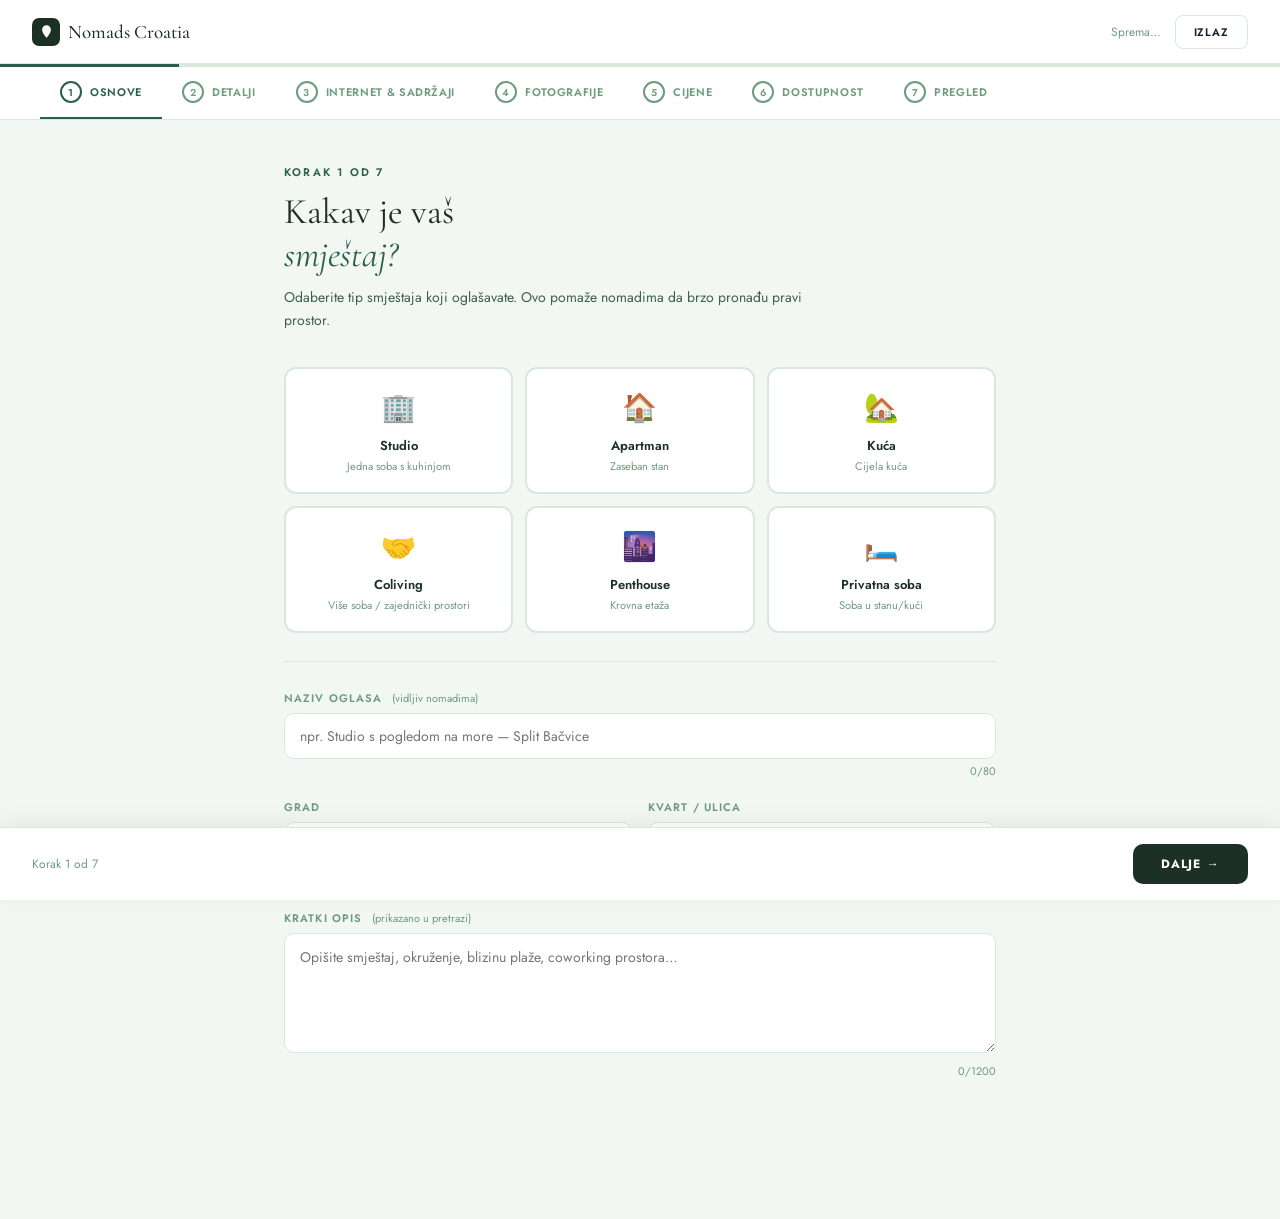
<file: dodaj-oglas.html>
<!DOCTYPE html>
<html lang="hr">
<head>
<meta charset="UTF-8">
<meta name="viewport" content="width=device-width, initial-scale=1.0">
<title>Dodaj smještaj — Nomads Croatia</title>
<link rel="preconnect" href="https://fonts.googleapis.com">
<link href="https://fonts.googleapis.com/css2?family=Cormorant+Garamond:ital,wght@0,300;0,400;0,500;0,600;1,300;1,400&family=Jost:wght@200;300;400;500;600&display=swap" rel="stylesheet">
<style>
*,*::before,*::after{margin:0;padding:0;box-sizing:border-box;}
:root{--navy:#1C3026;--teal:#2A6049;--teal2:#357A5C;--teal-pale:#DFF0E8;--accent:#F59E0B;--cream:#F3F7F4;--border:#D8E8DD;--text:#0D1E28;--muted:#6D9B7E;--light:#3E5F4C;--green:#16A34A;--gp:#DCFCE7;--red:#EF4444;--rp:#FEF2F2;}
html,body{min-height:100%;font-family:'Jost',sans-serif;background:var(--cream);color:var(--text);-webkit-font-smoothing:antialiased;}
button,input,textarea,select{font-family:'Jost',sans-serif;}a{text-decoration:none;color:inherit;}
/* NAV */
.nav{position:sticky;top:0;z-index:100;height:64px;background:#fff;border-bottom:1px solid var(--border);display:flex;align-items:center;justify-content:space-between;padding:0 32px;}
.nav-logo{font-family:'Cormorant Garamond',serif;font-size:19px;font-weight:500;color:var(--navy);display:flex;align-items:center;gap:8px;}
.nav-logo-icon{width:28px;height:28px;background:var(--navy);border-radius:7px;display:flex;align-items:center;justify-content:center;}
.nav-logo-icon svg{width:15px;height:15px;fill:#fff;}
.nav-right{display:flex;align-items:center;gap:14px;}
.nav-save{font-size:12px;color:var(--muted);}
.nav-exit{padding:8px 18px;border-radius:8px;font-size:11px;font-weight:600;letter-spacing:0.08em;text-transform:uppercase;background:none;border:1.5px solid var(--border);color:var(--text);cursor:pointer;transition:all 0.2s;}
.nav-exit:hover{border-color:var(--navy);color:var(--navy);}
/* PROGRESS */
.progress-bar{height:3px;background:var(--border);}
.progress-fill{height:100%;background:var(--teal);transition:width 0.4s ease;}
/* STEP INDICATORS */
.steps-nav{background:#fff;border-bottom:1px solid var(--border);padding:0 40px;display:flex;overflow-x:auto;}
.step-indicator{display:flex;align-items:center;gap:8px;padding:14px 20px;font-size:11px;font-weight:600;letter-spacing:0.06em;text-transform:uppercase;color:var(--muted);border-bottom:2px solid transparent;cursor:pointer;white-space:nowrap;transition:all 0.2s;}
.step-indicator.done{color:var(--green);}
.step-indicator.active{color:var(--teal);border-bottom-color:var(--teal);}
.step-num{width:22px;height:22px;border-radius:50%;border:2px solid currentColor;display:flex;align-items:center;justify-content:center;font-size:10px;flex-shrink:0;}
.step-indicator.done .step-num{background:var(--green);border-color:var(--green);color:#fff;}
/* WIZARD */
.wizard{max-width:760px;margin:0 auto;padding:44px 24px 120px;}
.step-eyebrow{font-size:11px;font-weight:600;letter-spacing:0.2em;text-transform:uppercase;color:var(--teal);margin-bottom:10px;}
.step-title{font-family:'Cormorant Garamond',serif;font-size:36px;font-weight:400;color:var(--navy);line-height:1.2;margin-bottom:10px;}
.step-title em{font-style:italic;color:var(--teal);}
.step-sub{font-size:14px;color:var(--light);line-height:1.6;margin-bottom:36px;max-width:520px;}
.step-divider{height:1px;background:var(--border);margin:28px 0;}
/* FIELDS */
.field{margin-bottom:20px;}
.field-row{display:grid;grid-template-columns:1fr 1fr;gap:16px;margin-bottom:20px;}
.field-row-3{display:grid;grid-template-columns:1fr 1fr 1fr;gap:14px;margin-bottom:20px;}
label{display:block;font-size:11px;font-weight:600;letter-spacing:0.1em;text-transform:uppercase;color:var(--muted);margin-bottom:7px;}
.hint{font-size:11px;color:var(--muted);font-weight:400;letter-spacing:0;text-transform:none;margin-left:6px;}
input[type=text],input[type=number],input[type=email],input[type=url],textarea,select{width:100%;padding:12px 15px;border:1.5px solid var(--border);border-radius:10px;font-size:14px;color:var(--text);background:#fff;outline:none;transition:border 0.2s,box-shadow 0.2s;}
input:focus,textarea:focus,select:focus{border-color:var(--teal);box-shadow:0 0 0 3px rgba(42,96,73,0.08);}
textarea{resize:vertical;min-height:120px;line-height:1.6;}
.char-count{text-align:right;font-size:11px;color:var(--muted);margin-top:4px;}
/* TYPE CARDS */
.type-grid{display:grid;grid-template-columns:repeat(3,1fr);gap:12px;margin-bottom:8px;}
.type-card{border:2px solid var(--border);border-radius:12px;padding:18px 14px;text-align:center;cursor:pointer;transition:all 0.2s;background:#fff;}
.type-card:hover{border-color:var(--teal-pale);}
.type-card.selected{border-color:var(--teal);background:var(--teal-pale);}
.type-card-icon{font-size:28px;margin-bottom:8px;}
.type-card-label{font-size:13px;font-weight:600;color:var(--navy);}
.type-card-sub{font-size:11px;color:var(--muted);margin-top:3px;}
/* STEPPER */
.stepper{display:flex;align-items:center;gap:0;background:#fff;border:1.5px solid var(--border);border-radius:10px;overflow:hidden;width:fit-content;}
.stepper-btn{width:42px;height:42px;border:none;background:none;font-size:20px;color:var(--navy);cursor:pointer;transition:background 0.15s;display:flex;align-items:center;justify-content:center;}
.stepper-btn:hover{background:var(--cream);}
.stepper-btn:disabled{color:var(--muted);cursor:not-allowed;}
.stepper-val{min-width:48px;text-align:center;font-size:15px;font-weight:500;border-left:1.5px solid var(--border);border-right:1.5px solid var(--border);padding:0 8px;height:42px;display:flex;align-items:center;justify-content:center;}
.stepper-row{display:flex;align-items:center;justify-content:space-between;padding:16px 0;border-bottom:1px solid var(--border);}
.stepper-row:last-child{border-bottom:none;}
.stepper-label{font-size:14px;font-weight:500;}
.stepper-sub{font-size:12px;color:var(--muted);margin-top:2px;}
/* AMENITIES */
.am-grid{display:grid;grid-template-columns:repeat(3,1fr);gap:10px;}
.am-item{display:flex;align-items:center;gap:10px;padding:12px 14px;border:1.5px solid var(--border);border-radius:10px;cursor:pointer;transition:all 0.15s;user-select:none;background:#fff;}
.am-item:hover{border-color:var(--teal);background:#F4FAF6;}
.am-item.on{border-color:var(--teal);background:var(--teal-pale);}
.am-icon{font-size:19px;flex-shrink:0;width:26px;text-align:center;}
.am-label{font-size:12px;font-weight:500;color:var(--text);}
.am-item.on .am-label{color:var(--teal);}
/* WIFI SPEED SELECTOR */
.wifi-selector{background:#fff;border:1.5px solid var(--border);border-radius:12px;padding:20px;margin-bottom:20px;}
.wifi-sel-title{font-size:13px;font-weight:600;color:var(--navy);margin-bottom:14px;}
.wifi-tiers{display:grid;grid-template-columns:repeat(3,1fr);gap:10px;}
.wifi-tier{border:2px solid var(--border);border-radius:10px;padding:14px;text-align:center;cursor:pointer;transition:all 0.2s;background:#fff;}
.wifi-tier:hover{border-color:var(--border);}
.wifi-tier.selected.fast{border-color:#16A34A;background:#DCFCE7;}
.wifi-tier.selected.mid{border-color:#D97706;background:#FEF3C7;}
.wifi-tier.selected.slow{border-color:#EF4444;background:#FEF2F2;}
.wifi-tier-emoji{font-size:24px;margin-bottom:6px;}
.wifi-tier-mbps{font-size:13px;font-weight:700;color:var(--navy);}
.wifi-tier-desc{font-size:11px;color:var(--muted);margin-top:3px;}
/* IMAGE UPLOAD */
.dropzone{border:2px dashed var(--border);border-radius:14px;padding:40px 24px;text-align:center;cursor:pointer;transition:all 0.2s;background:#F8FBF9;position:relative;}
.dropzone:hover,.dropzone.drag{border-color:var(--teal);background:#EEF8F2;}
.dropzone input{display:none;}
.dz-icon{margin:0 auto 14px;width:52px;height:52px;background:var(--cream);border-radius:50%;display:flex;align-items:center;justify-content:center;font-size:24px;}
.dz-title{font-size:15px;font-weight:600;color:var(--navy);margin-bottom:5px;}
.dz-sub{font-size:12px;color:var(--muted);line-height:1.6;}
.dz-sub strong{color:var(--teal);}
.img-grid{display:grid;grid-template-columns:repeat(4,1fr);gap:10px;margin-top:16px;}
.img-card{position:relative;border-radius:10px;overflow:hidden;aspect-ratio:4/3;background:var(--border);}
.img-card img{width:100%;height:100%;object-fit:cover;}
.img-del{position:absolute;top:6px;right:6px;width:24px;height:24px;border-radius:50%;background:rgba(0,0,0,0.65);border:none;color:#fff;font-size:14px;display:flex;align-items:center;justify-content:center;cursor:pointer;line-height:1;transition:background 0.15s;}
.img-del:hover{background:var(--red);}
.img-badge{position:absolute;bottom:6px;left:6px;background:var(--accent);color:#fff;font-size:9px;font-weight:700;padding:2px 7px;border-radius:4px;}
.img-hint{margin-top:12px;padding:12px 14px;background:var(--cream);border-radius:8px;font-size:12px;color:var(--light);line-height:1.6;}
/* PRICING */
.pricing-tabs{display:flex;gap:6px;margin-bottom:16px;}
.ptab{padding:8px 16px;border:1.5px solid var(--border);border-radius:8px;font-size:12px;font-weight:600;letter-spacing:0.06em;text-transform:uppercase;background:#fff;color:var(--muted);cursor:pointer;transition:all 0.15s;}
.ptab.on{background:var(--navy);color:#fff;border-color:var(--navy);}
.price-input-wrap{position:relative;display:flex;align-items:center;}
.price-input-wrap .currency{position:absolute;left:14px;font-size:16px;color:var(--muted);font-weight:500;}
.price-input-wrap input{padding-left:32px;}
.price-input-wrap .unit{position:absolute;right:14px;font-size:13px;color:var(--muted);}
/* COLIVING */
.room-builder{background:#fff;border:1.5px solid var(--border);border-radius:12px;padding:18px;margin-bottom:14px;}
.room-builder-hdr{display:flex;align-items:center;justify-content:space-between;margin-bottom:14px;}
.room-builder-title{font-size:14px;font-weight:600;color:var(--navy);}
.room-fields{display:grid;gap:12px;}
.room-tag{display:inline-flex;align-items:center;gap:6px;padding:6px 12px;background:var(--teal-pale);border-radius:8px;font-size:12px;color:var(--teal);font-weight:600;}
/* CALENDAR */
.avail-wrap{background:#fff;border:1.5px solid var(--border);border-radius:12px;overflow:hidden;}
.avail-hdr{padding:14px 18px;border-bottom:1px solid var(--border);display:flex;align-items:center;justify-content:space-between;}
.avail-month{font-size:15px;font-weight:600;color:var(--navy);}
.avail-nav{display:flex;gap:8px;}
.avail-nav button{width:30px;height:30px;border-radius:7px;border:1.5px solid var(--border);background:#fff;cursor:pointer;font-size:15px;color:var(--navy);display:flex;align-items:center;justify-content:center;}
.avail-nav button:hover{border-color:var(--teal);}
.avail-grid-wrap{padding:12px 14px;}
.avail-days-hdr{display:grid;grid-template-columns:repeat(7,1fr);margin-bottom:6px;text-align:center;}
.avail-day-lbl{font-size:9px;font-weight:700;letter-spacing:0.1em;text-transform:uppercase;color:var(--muted);}
.avail-days{display:grid;grid-template-columns:repeat(7,1fr);gap:3px;}
.avail-day{aspect-ratio:1;border-radius:7px;display:flex;align-items:center;justify-content:center;font-size:12px;font-weight:500;cursor:pointer;transition:all 0.12s;border:1.5px solid transparent;}
.avail-day.empty{cursor:default;}
.avail-day.past{opacity:0.3;cursor:not-allowed;}
.avail-day.blocked{background:#FEE2E2;color:#B91C1C;}
.avail-day.open:hover{background:var(--teal-pale);border-color:var(--teal);}
.avail-day.today{border-color:var(--accent);}
/* BOTTOM BAR */
.bottom-bar{position:fixed;bottom:0;left:0;right:0;background:#fff;border-top:1px solid var(--border);padding:16px 32px;display:flex;align-items:center;justify-content:space-between;z-index:100;box-shadow:0 -4px 20px rgba(28,48,38,0.07);}
.bb-left{font-size:12px;color:var(--muted);}
.bb-right{display:flex;gap:10px;}
.bb-back{padding:11px 22px;border:1.5px solid var(--border);border-radius:10px;background:#fff;color:var(--text);font-size:12px;font-weight:600;letter-spacing:0.08em;text-transform:uppercase;cursor:pointer;transition:all 0.2s;}
.bb-back:hover{border-color:var(--teal);color:var(--teal);}
.bb-next{padding:11px 28px;background:var(--navy);border:none;border-radius:10px;color:#fff;font-size:12px;font-weight:700;letter-spacing:0.1em;text-transform:uppercase;cursor:pointer;transition:background 0.2s;}
.bb-next:hover{background:var(--teal);}

/* REVIEW STEP */
.review-grid{display:grid;grid-template-columns:1fr 1fr;gap:16px;}
.review-block{background:#fff;border-radius:12px;border:1px solid var(--border);padding:18px;}
.review-block-title{font-size:11px;font-weight:700;letter-spacing:0.15em;text-transform:uppercase;color:var(--muted);margin-bottom:12px;}
.review-row{display:flex;justify-content:space-between;align-items:center;padding:7px 0;border-bottom:1px solid var(--border);font-size:13px;}
.review-row:last-child{border-bottom:none;}
.review-key{color:var(--light);}
.review-val{font-weight:600;color:var(--navy);}

.step-page{display:none;}.step-page.active{display:block;}
@media(max-width:600px){
  .wizard{padding:28px 16px 100px;}
  .nav{padding:0 16px;}
  .type-grid{grid-template-columns:1fr 1fr;}
  .am-grid{grid-template-columns:1fr 1fr;}
  .wifi-tiers{grid-template-columns:1fr;}
  .field-row,.field-row-3{grid-template-columns:1fr;}
  .img-grid{grid-template-columns:repeat(3,1fr);}
  .review-grid{grid-template-columns:1fr;}
  .steps-nav{padding:0 16px;}
}
</style>
</head>
<body>

<!-- NAV -->
<nav class="nav">
  <a href="index.html" class="nav-logo">
    <div class="nav-logo-icon"><svg viewBox="0 0 24 24"><path d="M12 2C8.13 2 5 5.13 5 9c0 5.25 7 13 7 13s7-7.75 7-13c0-3.87-3.13-7-7-7z"/></svg></div>
    Nomads Croatia
  </a>
  <div class="nav-right">
    <span class="nav-save" id="autosaveStatus">Nespremljeno</span>
    <button class="nav-exit" onclick="if(confirm('Napustiti wizard?')) window.location.href='owner-dashboard.html'">Izlaz</button>
  </div>
</nav>

<!-- PROGRESS -->
<div class="progress-bar"><div class="progress-fill" id="progressFill" style="width:16.6%"></div></div>

<!-- STEP INDICATORS -->
<div class="steps-nav">
  <div class="step-indicator active" id="si0" onclick="goToStep(0)"><div class="step-num">1</div>Osnove</div>
  <div class="step-indicator" id="si1" onclick="goToStep(1)"><div class="step-num">2</div>Detalji</div>
  <div class="step-indicator" id="si2" onclick="goToStep(2)"><div class="step-num">3</div>Internet & sadržaji</div>
  <div class="step-indicator" id="si3" onclick="goToStep(3)"><div class="step-num">4</div>Fotografije</div>
  <div class="step-indicator" id="si4" onclick="goToStep(4)"><div class="step-num">5</div>Cijene</div>
  <div class="step-indicator" id="si5" onclick="goToStep(5)"><div class="step-num">6</div>Dostupnost</div>
  <div class="step-indicator" id="si6" onclick="goToStep(6)"><div class="step-num">7</div>Pregled</div>
</div>

<!-- WIZARD CONTENT -->
<div class="wizard">

  <!-- STEP 1: OSNOVE -->
  <div class="step-page active" id="step0">
    <div class="step-eyebrow">Korak 1 od 7</div>
    <h1 class="step-title">Kakav je vaš<br><em>smještaj?</em></h1>
    <p class="step-sub">Odaberite tip smještaja koji oglašavate. Ovo pomaže nomadima da brzo pronađu pravi prostor.</p>
    <div class="type-grid" id="typeGrid"></div>
    <div class="step-divider"></div>
    <div class="field">
      <label>Naziv oglasa <span class="hint">(vidljiv nomadima)</span></label>
      <input type="text" id="fTitle" placeholder="npr. Studio s pogledom na more — Split Bačvice" maxlength="80" oninput="updateChar('fTitle','titleChar',80)">
      <div class="char-count"><span id="titleChar">0</span>/80</div>
    </div>
    <div class="field-row">
      <div class="field">
        <label>Grad</label>
        <select id="fCity">
          <option value="">Odaberite grad</option>
          <option>Split</option><option>Dubrovnik</option><option>Zagreb</option><option>Rovinj</option>
          <option>Zadar</option><option>Šibenik</option><option>Pula</option><option>Hvar</option>
          <option>Trogir</option><option>Makarska</option><option>Rijeka</option><option>Opatija</option>
          <option>Brač</option><option>Vis</option><option>Korčula</option><option>Bol</option>
          <option>Poreč</option><option>Umag</option>
        </select>
      </div>
      <div class="field">
        <label>Kvart / ulica</label>
        <input type="text" id="fArea" placeholder="npr. Bačvice, Stari grad, Centar…">
      </div>
    </div>
    <div class="field">
      <label>Kratki opis <span class="hint">(prikazano u pretrazi)</span></label>
      <textarea id="fDesc" placeholder="Opišite smještaj, okruženje, blizinu plaže, coworking prostora…" maxlength="1200" oninput="updateChar('fDesc','descChar',1200)"></textarea>
      <div class="char-count"><span id="descChar">0</span>/1200</div>
    </div>
  </div>

  <!-- STEP 2: DETALJI -->
  <div class="step-page" id="step1">
    <div class="step-eyebrow">Korak 2 od 7</div>
    <h1 class="step-title">Prostori &<br><em>kapacitet</em></h1>
    <p class="step-sub">Koliko prostora i mjesta za spavanje ima vaš smještaj?</p>
    <div id="roomsContainer">
      <div class="stepper-row"><div><div class="stepper-label">Spavaće sobe</div><div class="stepper-sub">Broj zasebnih soba za spavanje</div></div><div class="stepper"><button class="stepper-btn" onclick="adj('beds',-1)" id="bedsM">−</button><div class="stepper-val" id="bedsVal">1</div><button class="stepper-btn" onclick="adj('beds',1)">+</button></div></div>
      <div class="stepper-row"><div><div class="stepper-label">Kupaone</div><div class="stepper-sub">Privatne i dijeljene</div></div><div class="stepper"><button class="stepper-btn" onclick="adj('bath',-1)" id="bathM">−</button><div class="stepper-val" id="bathVal">1</div><button class="stepper-btn" onclick="adj('bath',1)">+</button></div></div>
      <div class="stepper-row"><div><div class="stepper-label">Maksimalno gostiju</div><div class="stepper-sub">Istovremeno u smještaju</div></div><div class="stepper"><button class="stepper-btn" onclick="adj('guests',-1)" id="guestsM">−</button><div class="stepper-val" id="guestsVal">1</div><button class="stepper-btn" onclick="adj('guests',1)">+</button></div></div>
      <div class="stepper-row"><div><div class="stepper-label">Radna mjesta</div><div class="stepper-sub">Stolovi za rad s laptopom</div></div><div class="stepper"><button class="stepper-btn" onclick="adj('desks',-1)" id="desksM">−</button><div class="stepper-val" id="desksVal">1</div><button class="stepper-btn" onclick="adj('desks',1)">+</button></div></div>
    </div>
    <!-- COLIVING ROOMS -->
    <div id="colivingRooms" style="display:none;">
      <div class="step-divider"></div>
      <div class="step-eyebrow">Coliving — Sobe</div>
      <h3 style="font-family:'Cormorant Garamond',serif;font-size:22px;color:var(--navy);margin-bottom:10px;">Dodaj svaku sobu posebno</h3>
      <p style="font-size:13px;color:var(--light);line-height:1.6;margin-bottom:20px;">Za coliving prostor svaka soba ima vlastitu cijenu, fotografije i opis.</p>
      <div id="roomsList"></div>
      <button class="bb-next" style="background:var(--teal);margin-top:4px;" onclick="addRoom()">+ Dodaj sobu</button>
    </div>
    <div class="step-divider"></div>
    <div class="field">
      <label>Minimalni boravak</label>
      <select id="fMinStay">
        <option value="1w">1 tjedan</option>
        <option value="2w">2 tjedna</option>
        <option value="1m" selected>1 mjesec</option>
        <option value="3m">3 mjeseca</option>
      </select>
    </div>
    <div class="field">
      <label>Maksimalni boravak</label>
      <select id="fMaxStay">
        <option value="none">Bez ograničenja</option>
        <option value="3m">3 mjeseca</option>
        <option value="6m">6 mjeseci</option>
        <option value="1y">1 godina</option>
      </select>
    </div>
  </div>

  <!-- STEP 3: INTERNET & SADRŽAJI -->
  <div class="step-page" id="step2">
    <div class="step-eyebrow">Korak 3 od 7</div>
    <h1 class="step-title"><em>WiFi</em> i sadržaji</h1>
    <p class="step-sub">Internet brzina je prioritet #1 za digitalne nomade. Unesite stvarnu izmjerenu brzinu vašeg interneta.</p>
    <div class="wifi-selector">
      <div class="wifi-sel-title">🌐 Internet brzina (izmjerena na speedtest.net)</div>
      <div class="wifi-tiers">
        <div class="wifi-tier fast" id="wt-fast" onclick="selectWifiTier('fast',150)">
          <div class="wifi-tier-emoji">⚡</div>
          <div class="wifi-tier-mbps">100+ Mbps</div>
          <div class="wifi-tier-desc">Optički / Super brz</div>
        </div>
        <div class="wifi-tier mid" id="wt-mid" onclick="selectWifiTier('mid',50)">
          <div class="wifi-tier-emoji">📶</div>
          <div class="wifi-tier-mbps">30–100 Mbps</div>
          <div class="wifi-tier-desc">Standardni / Solidan</div>
        </div>
        <div class="wifi-tier slow" id="wt-slow" onclick="selectWifiTier('slow',15)">
          <div class="wifi-tier-emoji">⚠️</div>
          <div class="wifi-tier-mbps">&lt; 30 Mbps</div>
          <div class="wifi-tier-desc">Bazičan</div>
        </div>
      </div>
    </div>
    <div class="field-row">
      <div class="field">
        <label>Download brzina <span class="hint">(Mbps)</span></label>
        <input type="number" id="fWifiDown" placeholder="npr. 150" min="1" max="10000">
      </div>
      <div class="field">
        <label>Upload brzina <span class="hint">(Mbps)</span></label>
        <input type="number" id="fWifiUp" placeholder="npr. 80" min="1" max="10000">
      </div>
    </div>
    <div class="field-row">
      <div class="field">
        <label>Pružatelj interneta</label>
        <select id="fIsp">
          <option value="">Odaberite</option>
          <option>A1 Hrvatska</option><option>HT / T-Com</option><option>Optimus</option>
          <option>Iskon</option><option>B.net</option><option>Ostalo</option>
        </select>
      </div>
      <div class="field">
        <label>Tip veze</label>
        <select id="fIspType">
          <option>Optički kabel (FTTH)</option>
          <option>Kabelski (DOCSIS)</option>
          <option>DSL/ADSL</option>
          <option>4G/5G backup</option>
        </select>
      </div>
    </div>
    <div class="step-divider"></div>
    <div class="step-eyebrow">Sadržaji</div>
    <h3 style="font-family:'Cormorant Garamond',serif;font-size:22px;color:var(--navy);margin-bottom:12px;">Što je uključeno?</h3>
    <div class="am-grid" id="amenitiesGrid"></div>
  </div>

  <!-- STEP 4: FOTOGRAFIJE -->
  <div class="step-page" id="step3">
    <div class="step-eyebrow">Korak 4 od 7</div>
    <h1 class="step-title">Fotografije<br><em>smještaja</em></h1>
    <p class="step-sub">Kvalitetne fotografije povećavaju broj upita za 3×. Dodajte min. 5 fotografija, počevši s glavnom slikom.</p>
    <div class="dropzone" id="mainDropzone" onclick="document.getElementById('mainFiles').click()" ondragover="ev.preventDefault();this.classList.add('drag')" ondragleave="this.classList.remove('drag')" ondrop="handleDrop(event,'main')">
      <input type="file" id="mainFiles" multiple accept="image/*" onchange="handleFiles(this.files,'main')">
      <div class="dz-icon">📸</div>
      <div class="dz-title">Kliknite ili povucite fotografije</div>
      <div class="dz-sub">JPG, PNG, WEBP · Max 20MB po slici · <strong>Preporučeno 1920×1080+</strong></div>
    </div>
    <div class="img-grid" id="mainImgGrid"></div>
    <div class="img-hint">💡 Prva fotografija postaje naslovnica oglasa. Prevucite fotografije da promijenite redoslijed. Preporučujemo: dnevni boravak, spavaća soba, radni stol/laptop setup, pogled, kuhinja, kupaonica.</div>
    <!-- COLIVING ROOM PHOTOS -->
    <div id="roomPhotosSection" style="display:none;">
      <div class="step-divider"></div>
      <div class="step-eyebrow">Fotografije po sobama</div>
      <h3 style="font-family:'Cormorant Garamond',serif;font-size:22px;color:var(--navy);margin-bottom:12px;">Dodajte slike svake sobe posebno</h3>
      <div id="roomPhotosList"></div>
    </div>
  </div>

  <!-- STEP 5: CIJENE -->
  <div class="step-page" id="step4">
    <div class="step-eyebrow">Korak 5 od 7</div>
    <h1 class="step-title">Cijene &<br><em>uvjeti najma</em></h1>
    <p class="step-sub">Postavite tjednu i/ili miesečnu cijenu. Nomadi traže oba modela — ponudite oba za više upita.</p>
    <div class="pricing-tabs">
      <button class="ptab on" id="pt-weekly" onclick="switchPricingTab('weekly',this)">Tjedna cijena</button>
      <button class="ptab" id="pt-monthly" onclick="switchPricingTab('monthly',this)">Miesečna cijena</button>
      <button class="ptab" id="pt-both" onclick="switchPricingTab('both',this)">Oboje</button>
    </div>
    <div id="pricingWeekly">
      <div class="field">
        <label>Cijena po tjednu</label>
        <div class="price-input-wrap"><span class="currency">€</span><input type="number" id="fWeekPrice" placeholder="0" min="50" max="9999"><span class="unit">/ tjedan</span></div>
      </div>
    </div>
    <div id="pricingMonthly">
      <div class="field">
        <label>Cijena po mjesecu</label>
        <div class="price-input-wrap"><span class="currency">€</span><input type="number" id="fMonthPrice" placeholder="0" min="100" max="99999"><span class="unit">/ miesec</span></div>
      </div>
    </div>
    <div class="step-divider"></div>
    <div style="background:var(--teal-pale);border-radius:12px;padding:16px 20px;margin-bottom:20px;">
      <div style="font-size:12px;font-weight:700;color:var(--teal);margin-bottom:6px;">💡 Savjet za cijene</div>
      <div style="font-size:13px;color:var(--light);line-height:1.6;">Cijena za 1 miesec bi trebala biti ≈ 3× tjedna cijena kako bi nomadi imali motiv za duži boravak. Npr. €280/tjed → €840/mj.</div>
    </div>
    <div class="field">
      <label>Što je uključeno u cijenu</label>
      <div class="am-grid" id="includedGrid" style="margin-top:0;"></div>
    </div>
    <div class="field-row" style="margin-top:20px;">
      <div class="field">
        <label>Kaucija (opcija)</label>
        <div class="price-input-wrap"><span class="currency">€</span><input type="number" id="fDeposit" placeholder="0"></div>
      </div>
      <div class="field">
        <label>Naknada za čišćenje (opcija)</label>
        <div class="price-input-wrap"><span class="currency">€</span><input type="number" id="fCleaning" placeholder="0"></div>
      </div>
    </div>
    <!-- COLIVING ROOM PRICING -->
    <div id="colivingPricing" style="display:none;">
      <div class="step-divider"></div>
      <div class="step-eyebrow">Cijene po sobama</div>
      <div id="roomPriceList"></div>
    </div>
  </div>

  <!-- STEP 6: DOSTUPNOST -->
  <div class="step-page" id="step5">
    <div class="step-eyebrow">Korak 6 od 7</div>
    <h1 class="step-title">Kalendar<br><em>dostupnosti</em></h1>
    <p class="step-sub">Označite zauzete dane. Slobodni dani bit će vidljivi nomadima u pretrazi. Možete ažurirati u svakom trenutku.</p>
    <div class="avail-wrap" id="availCalWrap">
      <div class="avail-hdr">
        <div class="avail-month" id="availMonthLabel"></div>
        <div class="avail-nav">
          <button onclick="availNav(-1)">&#8249;</button>
          <button onclick="availNav(1)">&#8250;</button>
        </div>
      </div>
      <div class="avail-grid-wrap">
        <div class="avail-days-hdr">
          <div class="avail-day-lbl">P</div><div class="avail-day-lbl">U</div><div class="avail-day-lbl">S</div>
          <div class="avail-day-lbl">Č</div><div class="avail-day-lbl">P</div><div class="avail-day-lbl">S</div><div class="avail-day-lbl">N</div>
        </div>
        <div class="avail-days" id="availDays"></div>
      </div>
      <div style="padding:0 14px 14px;font-size:12px;color:var(--muted);">Kliknite dan za blokiranje/oslobađanje. Crveno = zauzeto.</div>
    </div>
    <div style="display:flex;gap:10px;margin-top:14px;flex-wrap:wrap;">
      <button class="bb-back" onclick="blockedDays=[];renderAvailCal()">Očisti sve</button>
      <div style="padding:10px 16px;background:var(--gp);border:1px solid #BBF7D0;border-radius:9px;font-size:12px;color:var(--green);font-weight:600;">✓ Slobodni dani su automatski dostupni za upite</div>
    </div>
  </div>

  <!-- STEP 7: PREGLED -->
  <div class="step-page" id="step6">
    <div class="step-eyebrow">Korak 7 od 7</div>
    <h1 class="step-title">Pregled<br><em>i objava</em></h1>
    <p class="step-sub">Provjerite sve podatke prije slanja na verifikaciju. Nakon odobrenja admin tima, oglas postaje vidljiv nomadima.</p>
    <div class="review-grid" id="reviewGrid"></div>
    <div style="margin-top:24px;padding:18px 20px;background:var(--teal-pale);border-radius:12px;border:1px solid var(--teal-pale2);">
      <h4 style="font-size:14px;font-weight:600;color:var(--navy);margin-bottom:8px;">Što se događa po objavi?</h4>
      <ol style="font-size:13px;color:var(--light);line-height:1.9;padding-left:18px;">
        <li>Admin tim pregledava vaš oglas (obično unutar 24h)</li>
        <li>Nakon odobrenja, oglas je odmah vidljiv svim nomadima</li>
        <li>Primite email obavijest pri svakom upitu</li>
        <li>Komunicirate direktno s nomadima bez provizije</li>
      </ol>
    </div>
    <div style="margin-top:20px;">
      <label style="display:flex;align-items:flex-start;gap:10px;cursor:pointer;font-size:13px;color:var(--light);font-weight:400;letter-spacing:0;text-transform:none;">
        <input type="checkbox" id="termsCheck" style="width:16px;height:16px;margin-top:2px;accent-color:var(--teal);">
        Prihvaćam <a href="#" style="color:var(--teal);">uvjete korištenja</a> i potvrđujem da su svi podaci točni.
      </label>
    </div>
  </div>

</div>

<!-- BOTTOM BAR -->
<div class="bottom-bar">
  <div class="bb-left" id="bbStatus">Korak 1 od 7</div>
  <div class="bb-right">
    <button class="bb-back" id="bbBack" onclick="prevStep()" style="display:none;">← Nazad</button>
    <button class="bb-next" id="bbNext" onclick="nextStep()">Dalje →</button>
  </div>
</div>

<!-- SUCCESS OVERLAY -->
<div id="successOverlay" style="display:none;position:fixed;inset:0;background:rgba(28,48,38,0.95);z-index:1000;display:none;align-items:center;justify-content:center;">
  <div style="background:#fff;border-radius:20px;padding:52px;max-width:480px;text-align:center;">
    <div style="font-size:52px;margin-bottom:20px;">🎉</div>
    <h2 style="font-family:'Cormorant Garamond',serif;font-size:32px;color:var(--navy);margin-bottom:12px;">Oglas poslan!</h2>
    <p style="font-size:14px;color:var(--light);line-height:1.7;margin-bottom:28px;">Vaš oglas je poslan na verifikaciju. Admin tim će ga pregledati i odobriti unutar 24 sata. Obavijest ćete dobiti emailom.</p>
    <a href="owner-dashboard.html" style="display:inline-block;padding:13px 28px;background:var(--navy);color:#fff;border-radius:10px;font-size:12px;font-weight:700;letter-spacing:0.1em;text-transform:uppercase;">Na dashboard →</a>
  </div>
</div>

<script>
let currentStep = 0;
const totalSteps = 7;
let listingType = '';
let steppers = {beds:1,bath:1,guests:1,desks:1};
let blockedDays = [];
let availMonth = new Date().getMonth();
let availYear = new Date().getFullYear();
let rooms = [];
let mainImages = [];

// TYPE OPTIONS
const TYPES = [
  {id:'studio',icon:'🏢',label:'Studio',sub:'Jedna soba s kuhinjom'},
  {id:'apartman',icon:'🏠',label:'Apartman',sub:'Zaseban stan'},
  {id:'kuca',icon:'🏡',label:'Kuća',sub:'Cijela kuća'},
  {id:'coliving',icon:'🤝',label:'Coliving',sub:'Više soba / zajednički prostori'},
  {id:'penthouse',icon:'🌆',label:'Penthouse',sub:'Krovna etaža'},
  {id:'soba',icon:'🛏️',label:'Privatna soba',sub:'Soba u stanu/kući'},
];

// AMENITIES
const AMENITIES = [
  {i:'🖥️',l:'Radni stol'},{i:'🪑',l:'Ergonomska stolica'},{i:'📺',l:'Vanjski monitor'},
  {i:'🖨️',l:'Printer/Scanner'},{i:'❄️',l:'Klimatizacija'},{i:'🍳',l:'Kuhinja'},
  {i:'🧺',l:'Perilica rublja'},{i:'🚗',l:'Parking'},{i:'🏊',l:'Plaža blizu'},
  {i:'🏋️',l:'Fitness / Teretana'},{i:'☕',l:'Kava/čaj uključeni'},{i:'📦',l:'Primanje paketa'},
  {i:'🔒',l:'Sef'},{i:'📡',l:'4G backup'},{i:'🌿',l:'Terasa/Balkon'},
  {i:'🐶',l:'Pet friendly'},{i:'🛗',l:'Lift'},{i:'🔑',l:'Smart lock'},
];

const INCLUDED = [
  {i:'💡',l:'Struja i voda'},{i:'🌐',l:'Internet'},{i:'🧹',l:'Tjedno čišćenje'},
  {i:'📺',l:'Netflix/Streaming'},{i:'🛋️',l:'Posteljina i ručnici'},{i:'☕',l:'Kava i čaj'},
];

let selectedAmenities = new Set();
let selectedIncluded = new Set();
let wifiTier = '';

// INIT
document.addEventListener('DOMContentLoaded', () => {
  renderTypes();
  renderAmenities();
  renderIncluded();
  renderAvailCal();
  updateStep();
});

function renderTypes(){
  document.getElementById('typeGrid').innerHTML = TYPES.map(t=>`
    <div class="type-card ${listingType===t.id?'selected':''}" id="tc-${t.id}" onclick="selectType('${t.id}')">
      <div class="type-card-icon">${t.icon}</div>
      <div class="type-card-label">${t.label}</div>
      <div class="type-card-sub">${t.sub}</div>
    </div>`).join('');
}

function selectType(id){
  listingType=id;
  renderTypes();
  if(id==='coliving'){
    document.getElementById('colivingRooms').style.display='block';
    document.getElementById('roomPhotosSection').style.display='block';
    document.getElementById('colivingPricing').style.display='block';
    if(!rooms.length) addRoom();
  } else {
    document.getElementById('colivingRooms').style.display='none';
    document.getElementById('roomPhotosSection').style.display='none';
    document.getElementById('colivingPricing').style.display='none';
  }
}

function renderAmenities(){
  document.getElementById('amenitiesGrid').innerHTML = AMENITIES.map(a=>`
    <div class="am-item ${selectedAmenities.has(a.l)?'on':''}" onclick="toggleAm('${a.l}','amenitiesGrid','am')">
      <div class="am-icon">${a.i}</div>
      <div class="am-label">${a.l}</div>
    </div>`).join('');
}

function renderIncluded(){
  document.getElementById('includedGrid').innerHTML = INCLUDED.map(a=>`
    <div class="am-item ${selectedIncluded.has(a.l)?'on':''}" onclick="toggleIncluded('${a.l}')">
      <div class="am-icon">${a.i}</div>
      <div class="am-label">${a.l}</div>
    </div>`).join('');
}

function toggleAm(label,gridId,type){
  if(type==='am'){
    if(selectedAmenities.has(label)) selectedAmenities.delete(label);
    else selectedAmenities.add(label);
    renderAmenities();
  }
}
function toggleIncluded(label){
  if(selectedIncluded.has(label)) selectedIncluded.delete(label);
  else selectedIncluded.add(label);
  renderIncluded();
}

function selectWifiTier(tier, defaultMbps){
  wifiTier = tier;
  document.querySelectorAll('.wifi-tier').forEach(el=>{el.classList.remove('selected');});
  document.getElementById('wt-'+tier).classList.add('selected');
  if(!document.getElementById('fWifiDown').value) document.getElementById('fWifiDown').value = defaultMbps;
}

// STEPPERS
function adj(field, delta){
  steppers[field] = Math.max(field==='beds'?0:1, steppers[field]+delta);
  document.getElementById(field+'Val').textContent = steppers[field];
  if(field==='beds'){document.getElementById('bedsM').disabled=steppers[field]<=0;}
  if(field==='bath'){document.getElementById('bathM').disabled=steppers[field]<=1;}
  if(field==='guests'){document.getElementById('guestsM').disabled=steppers[field]<=1;}
  if(field==='desks'){document.getElementById('desksM').disabled=steppers[field]<=0;}
}

// ROOMS
function addRoom(){
  const idx = rooms.length;
  rooms.push({name:`Soba ${idx+1}`,type:'Privatna soba',size:'',weekPrice:'',monthPrice:'',bed:'Bračni krevet'});
  renderRoomsList();
}

function renderRoomsList(){
  const list = document.getElementById('roomsList');
  list.innerHTML = rooms.map((r,i)=>`
    <div class="room-builder">
      <div class="room-builder-hdr">
        <div class="room-builder-title">🛏️ ${r.name}</div>
        ${rooms.length>1?`<button class="bb-back" onclick="removeRoom(${i})" style="padding:5px 12px;font-size:11px;">Ukloni</button>`:''}
      </div>
      <div class="room-fields">
        <div class="field-row">
          <div class="field"><label>Naziv sobe</label><input type="text" value="${r.name}" onchange="rooms[${i}].name=this.value;document.querySelector('#roomsList .room-builder:nth-child(${i+1}) .room-builder-title').textContent='🛏️ '+this.value"></div>
          <div class="field"><label>Tip sobe</label><select onchange="rooms[${i}].type=this.value"><option>Privatna soba</option><option>Zajednička soba</option><option>Mini studio</option><option>Suite</option></select></div>
        </div>
        <div class="field-row">
          <div class="field"><label>Veličina (m²)</label><input type="number" placeholder="npr. 18" onchange="rooms[${i}].size=this.value"></div>
          <div class="field"><label>Krevet</label><select onchange="rooms[${i}].bed=this.value"><option>Bračni krevet</option><option>Jednostruki krevet</option><option>2 × Jednostruki</option><option>Kauč + krevet</option></select></div>
        </div>
      </div>
    </div>`).join('');
  renderRoomPhotos();
  renderRoomPrices();
}

function removeRoom(i){ rooms.splice(i,1); renderRoomsList(); }

function renderRoomPhotos(){
  const sec = document.getElementById('roomPhotosList');
  sec.innerHTML = rooms.map((r,i)=>`
    <div style="margin-bottom:16px;">
      <div style="font-size:13px;font-weight:700;color:var(--navy);margin-bottom:8px;">${r.name}</div>
      <div class="dropzone" onclick="document.getElementById('rf${i}').click()" style="padding:20px;">
        <input type="file" id="rf${i}" multiple accept="image/*" onchange="handleRoomFiles(${i},this.files)">
        <div style="font-size:13px;font-weight:600;color:var(--navy);">Dodaj fotografije za ovu sobu</div>
        <div style="font-size:11px;color:var(--muted);">Min. 2 fotografije preporučeno</div>
      </div>
      <div class="img-grid" id="rfGrid${i}"></div>
    </div>`).join('');
}

function handleRoomFiles(roomIdx, files){
  const grid = document.getElementById('rfGrid'+roomIdx);
  Array.from(files).forEach(f=>{
    const url = URL.createObjectURL(f);
    const div = document.createElement('div');
    div.className = 'img-card';
    div.innerHTML = `<img src="${url}"><button class="img-del" onclick="this.parentElement.remove()">×</button>`;
    grid.appendChild(div);
  });
}

function renderRoomPrices(){
  const list = document.getElementById('roomPriceList');
  list.innerHTML = rooms.map((r,i)=>`
    <div class="room-builder">
      <div class="room-builder-title" style="margin-bottom:12px;">💶 Cijene — ${r.name}</div>
      <div class="field-row">
        <div class="field"><label>Tjedna cijena</label><div class="price-input-wrap"><span class="currency">€</span><input type="number" placeholder="0" min="50" onchange="rooms[${i}].weekPrice=this.value"><span class="unit">/ tjed.</span></div></div>
        <div class="field"><label>Miesečna cijena</label><div class="price-input-wrap"><span class="currency">€</span><input type="number" placeholder="0" min="100" onchange="rooms[${i}].monthPrice=this.value"><span class="unit">/ mj.</span></div></div>
      </div>
    </div>`).join('');
}

// IMAGES
function handleFiles(files, section){
  Array.from(files).forEach((f,i)=>{
    const url = URL.createObjectURL(f);
    mainImages.push(url);
    const grid = document.getElementById('mainImgGrid');
    const div = document.createElement('div');
    div.className = 'img-card';
    div.innerHTML = `<img src="${url}">${mainImages.length===1?'<div class="img-badge">Naslovnica</div>':''}<button class="img-del" onclick="this.parentElement.remove()">×</button>`;
    grid.appendChild(div);
  });
}

function handleDrop(ev, section){
  ev.preventDefault();
  document.getElementById('mainDropzone').classList.remove('drag');
  handleFiles(ev.dataTransfer.files, section);
}

// PRICING TABS
function switchPricingTab(mode, btn){
  document.querySelectorAll('.ptab').forEach(t=>t.classList.remove('on'));
  btn.classList.add('on');
  document.getElementById('pricingWeekly').style.display = (mode==='weekly'||mode==='both')?'block':'none';
  document.getElementById('pricingMonthly').style.display = (mode==='monthly'||mode==='both')?'block':'none';
}

// AVAILABILITY CALENDAR
function renderAvailCal(){
  const months=['Siječanj','Veljača','Ožujak','Travanj','Svibanj','Lipanj','Srpanj','Kolovoz','Rujan','Listopad','Studeni','Prosinac'];
  document.getElementById('availMonthLabel').textContent=`${months[availMonth]} ${availYear}`;
  const today=new Date();
  const firstDay=new Date(availYear,availMonth,1);
  let startDow=firstDay.getDay();if(startDow===0)startDow=7;
  const totalDays=new Date(availYear,availMonth+1,0).getDate();
  const days=document.getElementById('availDays');
  days.innerHTML='';
  for(let i=1;i<startDow;i++) days.innerHTML+=`<div class="avail-day empty"></div>`;
  for(let d=1;d<=totalDays;d++){
    const date=new Date(availYear,availMonth,d);
    const isPast=date<new Date(today.getFullYear(),today.getMonth(),today.getDate());
    const isBlocked=blockedDays.some(b=>b.d===d&&b.m===availMonth&&b.y===availYear);
    const isToday=d===today.getDate()&&availMonth===today.getMonth()&&availYear===today.getFullYear();
    let cls=`avail-day `;
    if(isPast)cls+='past';else if(isBlocked)cls+='blocked';else cls+='open';
    if(isToday)cls+=' today';
    days.innerHTML+=`<div class="${cls}" onclick="${isPast?'':`toggleAvailDay(${d},${availMonth},${availYear})`}">${d}</div>`;
  }
}
function availNav(dir){availMonth+=dir;if(availMonth>11){availMonth=0;availYear++;}if(availMonth<0){availMonth=11;availYear--;}renderAvailCal();}
function toggleAvailDay(d,m,y){const idx=blockedDays.findIndex(b=>b.d===d&&b.m===m&&b.y===y);if(idx>-1)blockedDays.splice(idx,1);else blockedDays.push({d,m,y});renderAvailCal();}

// NAVIGATION
function nextStep(){
  if(currentStep<totalSteps-1){
    if(currentStep===0&&!listingType){alert('Odaberite tip smještaja.'); return;}
    if(currentStep===0&&!document.getElementById('fTitle').value.trim()){alert('Unesite naziv oglasa.'); return;}
    if(currentStep===0&&!document.getElementById('fCity').value){alert('Odaberite grad.'); return;}
    currentStep++;
    updateStep();
  } else {
    if(!document.getElementById('termsCheck').checked){alert('Prihvatite uvjete korištenja.'); return;}
    submitListing();
  }
}
function prevStep(){if(currentStep>0){currentStep--;updateStep();}}

function goToStep(idx){
  if(idx<=currentStep) { currentStep=idx; updateStep(); }
}

function updateStep(){
  document.querySelectorAll('.step-page').forEach((p,i)=>p.classList.toggle('active',i===currentStep));
  document.querySelectorAll('.step-indicator').forEach((si,i)=>{
    si.classList.remove('active','done');
    if(i===currentStep) si.classList.add('active');
    else if(i<currentStep) si.classList.add('done');
  });
  const pct = Math.round(((currentStep+1)/totalSteps)*100);
  document.getElementById('progressFill').style.width=pct+'%';
  document.getElementById('bbStatus').textContent=`Korak ${currentStep+1} od ${totalSteps}`;
  document.getElementById('bbBack').style.display=currentStep>0?'':'none';
  document.getElementById('bbNext').textContent=currentStep===totalSteps-1?'Objavi oglas ✓':'Dalje →';
  if(currentStep===totalSteps-1) renderReview();
  window.scrollTo(0,0);
  simulateAutosave();
}

function renderReview(){
  const title=document.getElementById('fTitle').value||'—';
  const city=document.getElementById('fCity').value||'—';
  const area=document.getElementById('fArea').value||'—';
  const wifiDown=document.getElementById('fWifiDown').value||'—';
  const wifiUp=document.getElementById('fWifiUp').value||'—';
  const weekPrice=document.getElementById('fWeekPrice').value;
  const monthPrice=document.getElementById('fMonthPrice').value;
  document.getElementById('reviewGrid').innerHTML=`
    <div class="review-block">
      <div class="review-block-title">Osnovni podaci</div>
      <div class="review-row"><span class="review-key">Tip</span><span class="review-val">${TYPES.find(t=>t.id===listingType)?.label||'—'}</span></div>
      <div class="review-row"><span class="review-key">Naziv</span><span class="review-val">${title}</span></div>
      <div class="review-row"><span class="review-key">Grad</span><span class="review-val">${city}</span></div>
      <div class="review-row"><span class="review-key">Kvart</span><span class="review-val">${area}</span></div>
      <div class="review-row"><span class="review-key">Spavaće sobe</span><span class="review-val">${steppers.beds}</span></div>
      <div class="review-row"><span class="review-key">Kupaone</span><span class="review-val">${steppers.bath}</span></div>
      <div class="review-row"><span class="review-key">Gostiju max.</span><span class="review-val">${steppers.guests}</span></div>
      <div class="review-row"><span class="review-key">Radna mjesta</span><span class="review-val">${steppers.desks}</span></div>
    </div>
    <div class="review-block">
      <div class="review-block-title">Internet & Cijene</div>
      <div class="review-row"><span class="review-key">WiFi Download</span><span class="review-val">${wifiDown} Mbps</span></div>
      <div class="review-row"><span class="review-key">WiFi Upload</span><span class="review-val">${wifiUp} Mbps</span></div>
      <div class="review-row"><span class="review-key">Tjedna cijena</span><span class="review-val">${weekPrice?'€'+weekPrice:'—'}</span></div>
      <div class="review-row"><span class="review-key">Miesečna cijena</span><span class="review-val">${monthPrice?'€'+monthPrice:'—'}</span></div>
      <div class="review-row"><span class="review-key">Sadržaji</span><span class="review-val">${selectedAmenities.size} odabrano</span></div>
      <div class="review-row"><span class="review-key">Sobe (coliving)</span><span class="review-val">${listingType==='coliving'?rooms.length+' soba':'N/A'}</span></div>
      <div class="review-row"><span class="review-key">Blokirani dani</span><span class="review-val">${blockedDays.length} dana</span></div>
    </div>`;
}

function submitListing(){
  document.getElementById('successOverlay').style.display='flex';
}

function updateChar(inputId, countId, max){
  const val = document.getElementById(inputId).value.length;
  document.getElementById(countId).textContent = val;
}

let saveTimer = null;
function simulateAutosave(){
  document.getElementById('autosaveStatus').textContent='Sprema…';
  clearTimeout(saveTimer);
  saveTimer = setTimeout(()=>{ document.getElementById('autosaveStatus').textContent='Automatski spremljeno'; },1200);
}
</script>
</body>
</html>
</file>
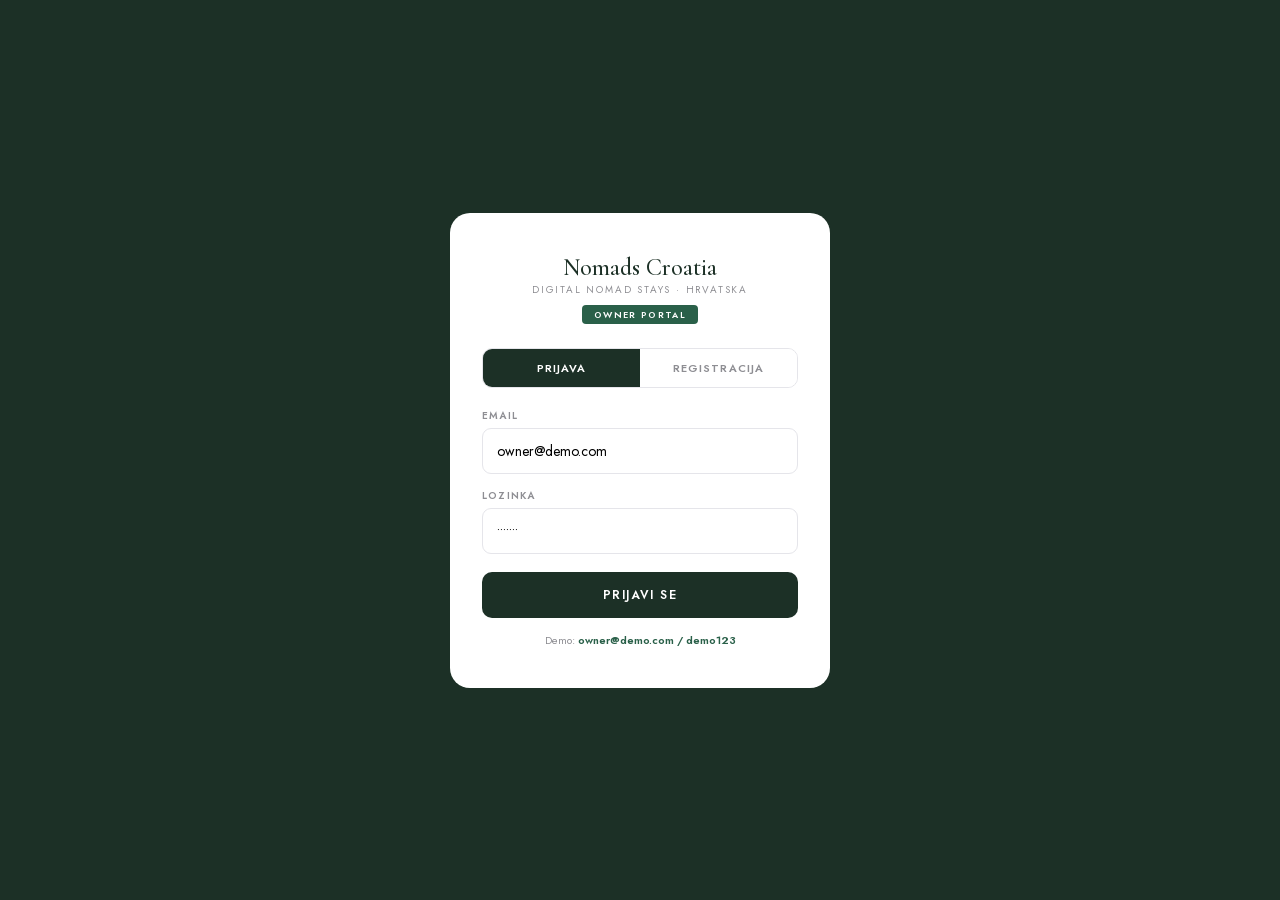
<file: owner-dashboard.html>
<!DOCTYPE html>
<html lang="hr">
<head>
<meta charset="UTF-8">
<meta name="viewport" content="width=device-width, initial-scale=1.0, maximum-scale=1.0, user-scalable=no">
<title>Owner — Nomads Croatia</title>
<style>
@font-face{font-family:'Jost';font-style:normal;font-weight:200 600;font-display:swap;src:url('/fonts/jost-latin-ext.woff2') format('woff2');unicode-range:U+0100-02BA,U+02BD-02C5,U+02C7-02CC,U+02CE-02D7,U+02DD-02FF,U+0304,U+0308,U+0329,U+1D00-1DBF,U+1E00-1E9F,U+1EF2-1EFF,U+2020,U+20A0-20AB,U+20AD-20C0,U+2113,U+2C60-2C7F,U+A720-A7FF;}
@font-face{font-family:'Jost';font-style:normal;font-weight:200 600;font-display:swap;src:url('/fonts/jost-latin.woff2') format('woff2');unicode-range:U+0000-00FF,U+0131,U+0152-0153,U+02BB-02BC,U+02C6,U+02DA,U+02DC,U+0304,U+0308,U+0329,U+2000-206F,U+20AC,U+2122,U+2191,U+2193,U+2212,U+2215,U+FEFF,U+FFFD;}
@font-face{font-family:'Cormorant Garamond';font-style:normal;font-weight:300 500;font-display:swap;src:url('/fonts/cormorant-normal-latin.woff2') format('woff2');unicode-range:U+0000-00FF,U+0131,U+0152-0153,U+02BB-02BC,U+02C6,U+02DA,U+02DC,U+0304,U+0308,U+0329,U+2000-206F,U+20AC,U+2122,U+2191,U+2193,U+2212,U+2215,U+FEFF,U+FFFD;}
*,*::before,*::after{margin:0;padding:0;box-sizing:border-box;}
:root{
  --navy:#1C3026;--teal:#2A6049;--teal2:#357A5C;--accent:#F59E0B;
  --green:#16A34A;--red:#EF4444;
  --bg:#F2F2F7;--white:#fff;--border:#E5E5EA;
  --text:#1C1C1E;--muted:#8E8E93;--muted2:#C7C7CC;
  --bnav:68px;
}
html,body{height:100%;font-family:'Jost',sans-serif;color:var(--text);-webkit-font-smoothing:antialiased;overflow:hidden;background:var(--bg);}
button,input,textarea,select{font-family:'Jost',sans-serif;}
a{text-decoration:none;color:inherit;}

/* ── AUTH ── */
#authScreen{position:fixed;inset:0;background:var(--navy);display:flex;align-items:center;justify-content:center;z-index:1000;padding:20px;}
.auth-box{background:#fff;border-radius:20px;padding:40px 32px;width:100%;max-width:380px;}
.auth-logo{font-family:'Cormorant Garamond',serif;font-size:24px;text-align:center;color:var(--navy);font-weight:500;}
.auth-sub{font-size:10px;text-align:center;letter-spacing:0.18em;text-transform:uppercase;color:var(--muted);margin-bottom:8px;}
.auth-badge{display:block;background:var(--teal);color:#fff;font-size:9px;font-weight:700;letter-spacing:0.15em;padding:3px 12px;border-radius:4px;text-transform:uppercase;margin:0 auto 24px;width:fit-content;}
.auth-tabs{display:flex;border:1.5px solid var(--border);border-radius:10px;overflow:hidden;margin-bottom:20px;}
.auth-tab{flex:1;padding:11px;font-size:11px;font-weight:600;letter-spacing:0.1em;text-transform:uppercase;border:none;background:#fff;color:var(--muted);cursor:pointer;}
.auth-tab.active{background:var(--navy);color:#fff;}
.af{margin-bottom:14px;}
.af label{display:block;font-size:10px;font-weight:700;letter-spacing:0.12em;text-transform:uppercase;color:var(--muted);margin-bottom:5px;}
.af input{width:100%;padding:12px 14px;border:1.5px solid var(--border);border-radius:9px;font-size:14px;outline:none;transition:border 0.2s;}
.af input:focus{border-color:var(--teal);}
.auth-btn{width:100%;padding:14px;background:var(--navy);border:none;border-radius:10px;color:#fff;font-size:12px;font-weight:600;letter-spacing:0.12em;text-transform:uppercase;margin-top:4px;cursor:pointer;}
.auth-err{background:#FEF2F2;border:1px solid #FEB2B2;border-radius:7px;padding:9px 12px;font-size:12px;color:var(--red);margin-bottom:12px;display:none;}
.auth-hint{font-size:11px;text-align:center;color:var(--muted);margin-top:14px;}
.auth-hint strong{color:var(--teal);}

/* ── APP ── */
#appScreen{display:none;flex-direction:column;height:100vh;overflow:hidden;}

/* TOP BAR */
.top-bar{padding:max(16px,env(safe-area-inset-top,16px)) 20px 10px;display:flex;align-items:center;justify-content:space-between;flex-shrink:0;background:var(--bg);}
.top-bar-left{display:flex;flex-direction:column;}
.top-bar-title{font-size:28px;font-weight:700;letter-spacing:-0.5px;color:var(--text);}
.top-bar-sub{font-size:13px;color:var(--muted);margin-top:2px;}
.top-bar-actions{display:flex;gap:10px;}
.icon-btn{width:38px;height:38px;border-radius:50%;background:var(--white);border:1px solid var(--border);display:flex;align-items:center;justify-content:center;cursor:pointer;flex-shrink:0;}
.icon-btn svg{width:18px;height:18px;fill:var(--text);}

/* TAB CONTENT */
.tab-content{flex:1;overflow-y:auto;-webkit-overflow-scrolling:touch;padding-bottom:calc(var(--bnav) + 16px);}
.tab-pane{display:none;}
.tab-pane.active{display:block;}

/* BOTTOM NAV */
.bottom-nav{position:fixed;bottom:0;left:0;right:0;height:var(--bnav);background:var(--white);border-top:1px solid var(--border);display:flex;align-items:stretch;z-index:200;padding-bottom:env(safe-area-inset-bottom,0);}
.bnav-item{flex:1;display:flex;flex-direction:column;align-items:center;justify-content:center;gap:4px;cursor:pointer;background:none;border:none;color:var(--muted);padding:6px 4px;transition:color 0.15s;position:relative;}
.bnav-item.active{color:var(--teal);}
.bnav-item svg{width:24px;height:24px;fill:currentColor;}
.bnav-label{font-size:10px;font-weight:500;}
.bnav-dot{position:absolute;top:8px;right:calc(50% - 16px);width:7px;height:7px;border-radius:50%;background:var(--red);border:1.5px solid var(--white);}

/* ── DANAS TAB ── */
.danas-pad{padding:4px 16px 0;}
.danas-greeting{font-size:22px;font-weight:700;color:var(--text);margin-bottom:2px;}
.danas-date{font-size:13px;color:var(--muted);margin-bottom:20px;}
.danas-stats{display:grid;grid-template-columns:1fr 1fr;gap:10px;margin-bottom:20px;}
.danas-stat{background:var(--white);border-radius:16px;padding:18px 16px;}
.danas-stat-val{font-family:'Cormorant Garamond',serif;font-size:32px;font-weight:400;color:var(--text);line-height:1;}
.danas-stat-lbl{font-size:11px;color:var(--muted);margin-top:4px;}
.danas-stat-trend{font-size:11px;font-weight:600;margin-top:4px;}
.trend-up{color:var(--green);}
.section-label{font-size:11px;font-weight:700;letter-spacing:0.12em;text-transform:uppercase;color:var(--muted);margin-bottom:10px;}
.res-card{background:var(--white);border-radius:14px;padding:14px;display:flex;align-items:center;gap:12px;margin-bottom:10px;}
.res-av{width:42px;height:42px;border-radius:50%;background:var(--teal);color:#fff;font-size:15px;font-weight:600;display:flex;align-items:center;justify-content:center;flex-shrink:0;}
.res-name{font-size:14px;font-weight:600;color:var(--text);}
.res-info{font-size:12px;color:var(--muted);margin-top:1px;}
.res-amount{margin-left:auto;font-size:15px;font-weight:700;color:var(--text);flex-shrink:0;}
.quick-grid{display:grid;grid-template-columns:1fr 1fr;gap:10px;margin-bottom:20px;}
.quick-card{background:var(--white);border-radius:14px;padding:16px;cursor:pointer;border:none;text-align:left;width:100%;}
.quick-card:active{opacity:0.7;}
.quick-icon{font-size:22px;margin-bottom:8px;}
.quick-label{font-size:13px;font-weight:600;color:var(--text);}
.quick-sub{font-size:11px;color:var(--muted);margin-top:2px;}

/* ── KALENDAR TAB ── */
.cal-topbar{padding:0 16px 12px;display:flex;align-items:center;justify-content:space-between;}
.cal-topbar-title{font-size:16px;font-weight:600;color:var(--text);}
.cal-topbar-actions{display:flex;gap:8px;}
.cal-pills{padding:0 16px 16px;display:flex;gap:8px;overflow-x:auto;-webkit-overflow-scrolling:touch;}
.cal-pills::-webkit-scrollbar{display:none;}
.cal-pill{padding:8px 18px;border-radius:100px;border:1.5px solid var(--border);background:var(--white);font-size:12px;font-weight:500;color:var(--muted);white-space:nowrap;cursor:pointer;transition:all 0.15s;flex-shrink:0;}
.cal-pill.active{background:var(--navy);border-color:var(--navy);color:#fff;}
.cal-legend{display:flex;gap:14px;padding:0 16px 16px;flex-wrap:wrap;}
.leg-item{display:flex;align-items:center;gap:6px;font-size:11px;color:var(--muted);}
.leg-dot{width:12px;height:12px;border-radius:4px;flex-shrink:0;}
.cal-months{padding:0 4px;}
.cal-month-block{margin-bottom:40px;}
.cal-month-name{font-size:30px;font-weight:700;letter-spacing:-0.5px;color:var(--text);margin-bottom:16px;padding:0 8px;}
.cal-dow-row{display:grid;grid-template-columns:repeat(7,1fr);text-align:center;margin-bottom:6px;}
.cal-dow{font-size:12px;color:var(--muted);font-weight:500;padding:4px 0;}
.cal-grid{display:grid;grid-template-columns:repeat(7,1fr);gap:5px;}
.cal-cell{border-radius:12px;display:flex;flex-direction:column;align-items:center;justify-content:space-between;cursor:pointer;background:var(--white);transition:opacity 0.12s;padding:10px 2px 8px;height:76px;}
.cal-cell.empty{background:transparent;cursor:default;pointer-events:none;height:76px;}
.cal-cell.past{background:#EFEFEF;cursor:default;}
.cal-cell.blocked{background:#DCDCE2;cursor:pointer;}
.cal-cell.reserved{background:#C8E6C9;}
.cal-cell:not(.past):not(.empty):active{opacity:0.5;}
.cal-day-num{font-size:18px;font-weight:700;color:var(--text);width:34px;height:34px;display:flex;align-items:center;justify-content:center;border-radius:50%;line-height:1;flex-shrink:0;}
.cal-cell.past .cal-day-num{text-decoration:line-through;color:#AEAEB2;font-weight:400;}
.cal-cell.blocked .cal-day-num{text-decoration:line-through;color:#8E8E93;}
.cal-cell.today .cal-day-num{border:2.5px solid var(--accent);color:var(--text);}
.cal-day-price{font-size:10px;color:#8E8E93;line-height:1;text-align:center;width:100%;padding:0 2px;overflow:hidden;text-overflow:ellipsis;white-space:nowrap;}
.cal-cell.past .cal-day-price{visibility:hidden;}
.cal-cell.blocked .cal-day-price{visibility:hidden;}
.cal-cell.reserved .cal-day-price{color:var(--teal);font-weight:600;}
.today-fab{position:fixed;bottom:calc(var(--bnav) + 14px);right:16px;background:var(--white);border:1px solid var(--border);border-radius:100px;padding:10px 18px;font-size:13px;font-weight:600;color:var(--text);cursor:pointer;display:flex;align-items:center;gap:6px;box-shadow:0 2px 16px rgba(0,0,0,0.12);z-index:100;}
.today-fab svg{width:14px;height:14px;fill:var(--text);}
.today-fab.hidden{display:none;}
.block-tip{padding:12px 16px;background:var(--white);border-radius:12px;margin:0 12px 16px;font-size:12px;color:var(--muted);display:flex;align-items:center;gap:8px;}
.block-tip svg{width:16px;height:16px;fill:var(--muted);flex-shrink:0;}

/* ── OGLASI TAB ── */
.oglasi-pad{padding:0 16px;}
.lcard{background:var(--white);border-radius:18px;overflow:hidden;margin-bottom:16px;}
.lcard-img{position:relative;height:180px;overflow:hidden;}
.lcard-img img{width:100%;height:100%;object-fit:cover;}
.lcard-badge{position:absolute;top:12px;left:12px;}
.lcard-body{padding:16px;}
.lcard-title{font-size:17px;font-weight:600;color:var(--text);margin-bottom:3px;}
.lcard-loc{font-size:13px;color:var(--muted);margin-bottom:14px;}
.lcard-stats{display:flex;background:var(--bg);border-radius:12px;padding:12px;margin-bottom:14px;}
.lcard-stat{flex:1;text-align:center;}
.lcard-stat+.lcard-stat{border-left:1px solid var(--border);}
.lcard-stat-val{font-size:18px;font-weight:700;color:var(--text);}
.lcard-stat-lbl{font-size:10px;color:var(--muted);margin-top:2px;}
.lcard-actions{display:grid;grid-template-columns:1fr 1fr;gap:8px;}
.lcard-btn{padding:12px;border-radius:11px;font-size:12px;font-weight:600;border:none;cursor:pointer;transition:all 0.15s;font-family:'Jost',sans-serif;}
.lcard-btn-edit{background:var(--bg);color:var(--text);}
.lcard-btn-cal{background:var(--navy);color:#fff;}
.lcard-btn-edit:active,.lcard-btn-cal:active{opacity:0.7;}
.add-listing-btn{display:flex;align-items:center;justify-content:center;gap:8px;width:100%;padding:16px;background:var(--white);border:2px dashed var(--border);border-radius:16px;font-size:14px;font-weight:600;color:var(--muted);cursor:pointer;margin-bottom:16px;font-family:'Jost',sans-serif;}
.add-listing-btn:active{opacity:0.7;}

/* ── IZBORNIK TAB ── */
.menu-user{padding:20px 16px 20px;display:flex;align-items:center;gap:14px;background:var(--white);margin-bottom:20px;}
.menu-av{width:56px;height:56px;border-radius:50%;background:var(--navy);color:#fff;font-size:20px;font-weight:600;display:flex;align-items:center;justify-content:center;flex-shrink:0;}
.menu-username{font-size:17px;font-weight:600;color:var(--text);}
.menu-email{font-size:12px;color:var(--muted);margin-top:2px;}
.menu-group{background:var(--white);border-radius:16px;margin:0 16px 16px;overflow:hidden;}
.menu-item{display:flex;align-items:center;gap:14px;padding:15px 16px;font-size:15px;color:var(--text);cursor:pointer;border:none;background:none;width:100%;text-align:left;font-family:'Jost',sans-serif;border-bottom:1px solid #F2F2F7;}
.menu-item:last-child{border-bottom:none;}
.menu-item:active{background:#F9F9F9;}
.menu-item-icon{width:34px;height:34px;border-radius:9px;display:flex;align-items:center;justify-content:center;font-size:17px;flex-shrink:0;}
.menu-item-arrow{margin-left:auto;color:var(--muted2);font-size:16px;}
.menu-item-red{color:var(--red);}
.menu-rev-card{background:var(--navy);border-radius:16px;margin:0 16px 16px;padding:20px;}
.menu-rev-title{font-size:10px;font-weight:700;letter-spacing:0.12em;text-transform:uppercase;color:rgba(255,255,255,0.5);margin-bottom:6px;}
.menu-rev-amount{font-family:'Cormorant Garamond',serif;font-size:38px;font-weight:400;color:#fff;line-height:1;margin-bottom:2px;}
.menu-rev-sub{font-size:12px;color:rgba(255,255,255,0.45);}
.menu-rev-bars{display:flex;align-items:flex-end;gap:4px;height:36px;margin-top:16px;}
.mrbar{flex:1;border-radius:3px 3px 0 0;background:rgba(255,255,255,0.15);}
.mrbar.active{background:rgba(255,255,255,0.65);}

/* ── MODALS ── */
.modal-overlay{position:fixed;inset:0;background:rgba(0,0,0,0.45);z-index:500;display:none;align-items:flex-end;justify-content:center;}
.modal-overlay.open{display:flex;}
.modal-sheet{background:var(--white);border-radius:24px 24px 0 0;padding:20px 20px calc(20px + env(safe-area-inset-bottom,0));width:100%;max-width:520px;max-height:88vh;overflow-y:auto;}
.modal-handle{width:40px;height:4px;border-radius:2px;background:var(--border);margin:0 auto 18px;}
.modal-title{font-size:19px;font-weight:700;color:var(--text);margin-bottom:20px;}
.mf{margin-bottom:16px;}
.mf label{display:block;font-size:10px;font-weight:700;letter-spacing:0.12em;text-transform:uppercase;color:var(--muted);margin-bottom:6px;}
.mf input,.mf textarea,.mf select{width:100%;padding:12px 14px;border:1.5px solid var(--border);border-radius:10px;font-size:14px;color:var(--text);outline:none;font-family:'Jost',sans-serif;}
.mf input:focus,.mf textarea:focus{border-color:var(--teal);}
.mf-row{display:grid;grid-template-columns:1fr 1fr;gap:12px;}
.modal-save-btn{width:100%;padding:15px;background:var(--navy);border:none;border-radius:12px;color:#fff;font-size:13px;font-weight:600;letter-spacing:0.1em;text-transform:uppercase;cursor:pointer;margin-top:4px;}
.modal-save-btn:active{background:var(--teal);}
.badge-sm{display:inline-flex;align-items:center;padding:3px 9px;border-radius:20px;font-size:9px;font-weight:700;letter-spacing:0.06em;text-transform:uppercase;}
.badge-active{background:#DCFCE7;color:#16A34A;}
.badge-pending{background:#FEF3C7;color:#D97706;}

/* Profile in menu modal */
.profile-modal .menu-av-lg{width:72px;height:72px;border-radius:50%;background:var(--navy);color:#fff;font-size:24px;font-weight:600;display:flex;align-items:center;justify-content:center;margin:0 auto 16px;}
.profile-modal .profile-name-lg{font-size:20px;font-weight:700;text-align:center;margin-bottom:4px;}
.profile-modal .profile-email-sm{font-size:13px;color:var(--muted);text-align:center;margin-bottom:24px;}

@media(min-width:520px){
  #appScreen{max-width:430px;margin:0 auto;border-left:1px solid var(--border);border-right:1px solid var(--border);position:relative;}
  .bottom-nav{max-width:430px;left:50%;transform:translateX(-50%);}
  .today-fab{right:calc(50% - 215px + 16px);}
  body{background:#E5E5EA;}
}
</style>
</head>
<body>

<!-- AUTH -->
<div id="authScreen">
  <div class="auth-box">
    <div class="auth-logo">Nomads Croatia</div>
    <div class="auth-sub">Digital Nomad Stays · Hrvatska</div>
    <span class="auth-badge">Owner Portal</span>
    <div class="auth-tabs">
      <button class="auth-tab active" onclick="switchAuthTab('login',this)">Prijava</button>
      <button class="auth-tab" onclick="switchAuthTab('register',this)">Registracija</button>
    </div>
    <div class="auth-err" id="authErr">Pogrešan email ili lozinka.</div>
    <div id="loginForm">
      <div class="af"><label>Email</label><input type="email" id="loginEmail" value="owner@demo.com" placeholder="vas@email.com"></div>
      <div class="af"><label>Lozinka</label><input type="password" id="loginPass" value="demo123" placeholder="••••••••"></div>
      <button class="auth-btn" onclick="doLogin()">Prijavi se</button>
    </div>
    <div id="registerForm" style="display:none;">
      <div class="af"><label>Ime i prezime</label><input type="text" id="regName" placeholder="Ivan Horvat"></div>
      <div class="af"><label>Email</label><input type="email" id="regEmail" placeholder="vas@email.com"></div>
      <div class="af"><label>Lozinka</label><input type="password" id="regPass" placeholder="min 8 znakova"></div>
      <button class="auth-btn" onclick="doRegister()">Registriraj se besplatno</button>
    </div>
    <div class="auth-hint">Demo: <strong>owner@demo.com / demo123</strong></div>
  </div>
</div>

<!-- APP -->
<div id="appScreen">
  <!-- TOP BAR -->
  <div class="top-bar" id="topBar">
    <div class="top-bar-left">
      <div class="top-bar-title" id="topTitle">Dobro jutro</div>
      <div class="top-bar-sub" id="topSub"></div>
    </div>
    <div class="top-bar-actions" id="topActions"></div>
  </div>

  <!-- CONTENT -->
  <div class="tab-content" id="tabContent">

    <!-- DANAS -->
    <div class="tab-pane active" id="tab-danas">
      <div class="danas-pad">
        <div class="danas-stats">
          <div class="danas-stat">
            <div class="danas-stat-val">€1.630</div>
            <div class="danas-stat-lbl">Ovaj mjesec</div>
            <div class="danas-stat-trend trend-up">↑ 12%</div>
          </div>
          <div class="danas-stat">
            <div class="danas-stat-val">3</div>
            <div class="danas-stat-lbl">Aktivnih upita</div>
          </div>
        </div>
        <div class="quick-grid">
          <button class="quick-card" onclick="switchTab('oglasi')">
            <div class="quick-icon">🏠</div>
            <div class="quick-label">Moji oglasi</div>
            <div class="quick-sub">2 aktivna</div>
          </button>
          <button class="quick-card" onclick="switchTab('kalendar')">
            <div class="quick-icon">📅</div>
            <div class="quick-label">Kalendar</div>
            <div class="quick-sub">Uredi dostupnost</div>
          </button>
          <button class="quick-card" onclick="window.location.href='dodaj-oglas.html'">
            <div class="quick-icon">➕</div>
            <div class="quick-label">Novi oglas</div>
            <div class="quick-sub">Dodaj smještaj</div>
          </button>
          <button class="quick-card" onclick="openMenuModal('revenue')">
            <div class="quick-icon">💰</div>
            <div class="quick-label">Prihodi</div>
            <div class="quick-sub">Pregled zarade</div>
          </button>
        </div>
        <div class="section-label">Predstojeće rezervacije</div>
        <div id="upcomingRes"></div>
      </div>
    </div>

    <!-- KALENDAR -->
    <div class="tab-pane" id="tab-kalendar">
      <div class="cal-pills" id="calPills"></div>
      <div class="block-tip">
        <svg viewBox="0 0 24 24"><path d="M12 2C6.48 2 2 6.48 2 12s4.48 10 10 10 10-4.48 10-10S17.52 2 12 2zm1 15h-2v-2h2v2zm0-4h-2V7h2v6z"/></svg>
        Tapni slobodan dan za blokadu · Tapni blokiran za otključaj
      </div>
      <div class="cal-legend">
        <div class="leg-item"><div class="leg-dot" style="background:#fff;border:1.5px solid var(--border);"></div>Slobodno</div>
        <div class="leg-item"><div class="leg-dot" style="background:#EBEBF0;"></div>Blokirano</div>
        <div class="leg-item"><div class="leg-dot" style="background:#E6EFE9;"></div>Rezervirano</div>
        <div class="leg-item"><div class="leg-dot" style="background:#fff;border:2px solid var(--accent);border-radius:50%;width:12px;height:12px;"></div>Danas</div>
      </div>
      <div class="cal-months" id="calMonths"></div>
      <button class="today-fab hidden" id="todayFab" onclick="scrollToToday()">
        <svg viewBox="0 0 24 24"><path d="M7 14l5-5 5 5z"/></svg>
        Danas
      </button>
    </div>

    <!-- OGLASI -->
    <div class="tab-pane" id="tab-oglasi">
      <div class="oglasi-pad" id="oglasiList"></div>
    </div>

    <!-- IZBORNIK -->
    <div class="tab-pane" id="tab-izbornik">
      <div class="menu-user">
        <div class="menu-av" id="menuAv">M</div>
        <div>
          <div class="menu-username" id="menuName">Marko Perić</div>
          <div class="menu-email" id="menuEmail">owner@demo.com</div>
        </div>
      </div>
      <div class="menu-rev-card" id="menuRevCard">
        <div class="menu-rev-title">Prihodi 2026.</div>
        <div class="menu-rev-amount">€7.840</div>
        <div class="menu-rev-sub">↑ 24% u odnosu na prošlu godinu</div>
        <div class="menu-rev-bars" id="menuRevBars"></div>
      </div>
      <div class="menu-group">
        <button class="menu-item" onclick="openMenuModal('profile')">
          <div class="menu-item-icon" style="background:#F2F2F7;">👤</div>
          Moj profil
          <span class="menu-item-arrow">›</span>
        </button>
        <button class="menu-item" onclick="openMenuModal('revenue')">
          <div class="menu-item-icon" style="background:#F2F2F7;">📊</div>
          Pregled prihoda
          <span class="menu-item-arrow">›</span>
        </button>
        <button class="menu-item" onclick="window.location.href='dodaj-oglas.html'">
          <div class="menu-item-icon" style="background:#F2F2F7;">➕</div>
          Dodaj novi oglas
          <span class="menu-item-arrow">›</span>
        </button>
        <button class="menu-item" onclick="window.location.href='index.html'">
          <div class="menu-item-icon" style="background:#F2F2F7;">🌐</div>
          Otvori stranicu
          <span class="menu-item-arrow">›</span>
        </button>
      </div>
      <div class="menu-group">
        <button class="menu-item menu-item-red" onclick="doLogout()">
          <div class="menu-item-icon" style="background:#FEF2F2;">🚪</div>
          Odjava
        </button>
      </div>
    </div>

  </div><!-- /tab-content -->

  <!-- BOTTOM NAV -->
  <nav class="bottom-nav">
    <button class="bnav-item active" onclick="switchTab('danas')" id="bnav-danas">
      <svg viewBox="0 0 24 24"><path d="M10 20v-6h4v6h5v-8h3L12 3 2 12h3v8z"/></svg>
      <span class="bnav-label">Danas</span>
    </button>
    <button class="bnav-item" onclick="switchTab('kalendar')" id="bnav-kalendar">
      <svg viewBox="0 0 24 24"><path d="M9 11H7v2h2v-2zm4 0h-2v2h2v-2zm4 0h-2v2h2v-2zm2-7h-1V2h-2v2H8V2H6v2H5c-1.11 0-1.99.9-1.99 2L3 20c0 1.1.89 2 2 2h14c1.1 0 2-.9 2-2V6c0-1.1-.9-2-2-2z"/></svg>
      <span class="bnav-label">Kalendar</span>
    </button>
    <button class="bnav-item" onclick="switchTab('oglasi')" id="bnav-oglasi">
      <svg viewBox="0 0 24 24"><path d="M19 3H5c-1.1 0-2 .9-2 2v14c0 1.1.9 2 2 2h14c1.1 0 2-.9 2-2V5c0-1.1-.9-2-2-2zm-7 3c1.93 0 3.5 1.57 3.5 3.5S13.93 13 12 13s-3.5-1.57-3.5-3.5S10.07 6 12 6zm7 13H5v-.23c0-.62.28-1.2.76-1.58C7.47 15.82 9.64 15 12 15s4.53.82 6.24 2.19c.48.38.76.97.76 1.58V19z"/></svg>
      <span class="bnav-label">Oglasi</span>
    </button>
    <button class="bnav-item" onclick="switchTab('izbornik')" id="bnav-izbornik">
      <svg viewBox="0 0 24 24"><path d="M3 18h18v-2H3v2zm0-5h18v-2H3v2zm0-7v2h18V6H3z"/></svg>
      <span class="bnav-label">Izbornik</span>
    </button>
  </nav>
</div>

<!-- EDIT LISTING MODAL -->
<div class="modal-overlay" id="editModal" onclick="closeModal('editModal',event)">
  <div class="modal-sheet">
    <div class="modal-handle"></div>
    <div class="modal-title" id="editModalTitle">Uredi oglas</div>
    <div class="mf"><label>Naziv oglasa</label><input type="text" id="editTitle"></div>
    <div class="mf"><label>Opis</label><textarea id="editDesc" rows="3" style="resize:none;"></textarea></div>
    <div class="mf-row">
      <div class="mf"><label>Cijena / tjedan (€)</label><input type="number" id="editWeek"></div>
      <div class="mf"><label>Cijena / mj. (€)</label><input type="number" id="editMonth"></div>
    </div>
    <div class="mf"><label>WiFi (Mbps download)</label><input type="number" id="editWifi"></div>
    <button class="modal-save-btn" onclick="saveEditListing()">Spremi promjene</button>
  </div>
</div>

<!-- PROFILE MODAL -->
<div class="modal-overlay" id="profileModal" onclick="closeModal('profileModal',event)">
  <div class="modal-sheet profile-modal">
    <div class="modal-handle"></div>
    <div class="menu-av-lg" id="profileAvLg">M</div>
    <div class="profile-name-lg" id="profileNameLg">Marko Perić</div>
    <div class="profile-email-sm" id="profileEmailLg">owner@demo.com</div>
    <div class="mf-row">
      <div class="mf"><label>Ime</label><input type="text" id="pf-name" value="Marko"></div>
      <div class="mf"><label>Prezime</label><input type="text" id="pf-surname" value="Perić"></div>
    </div>
    <div class="mf"><label>Telefon</label><input type="tel" id="pf-phone" value="+385 91 234 5678"></div>
    <div class="mf"><label>O sebi (vidljivo nomadima)</label><textarea id="pf-bio" rows="3" style="resize:none;">Domicilni Splićanin, iznajmljujem digitalnim nomadima već 4 godine.</textarea></div>
    <div class="mf"><label>Stara lozinka</label><input type="password" placeholder="••••••••"></div>
    <div class="mf"><label>Nova lozinka</label><input type="password" placeholder="min 8 znakova"></div>
    <button class="modal-save-btn" onclick="closeModal('profileModal');showToast('Profil spremljen!')">Spremi</button>
  </div>
</div>

<!-- REVENUE MODAL -->
<div class="modal-overlay" id="revenueModal" onclick="closeModal('revenueModal',event)">
  <div class="modal-sheet">
    <div class="modal-handle"></div>
    <div class="modal-title">Prihodi 2026.</div>
    <div style="display:grid;grid-template-columns:1fr 1fr;gap:10px;margin-bottom:20px;" id="revStatCards"></div>
    <div class="section-label" style="margin-bottom:10px;">Transakcije</div>
    <div id="revRows"></div>
  </div>
</div>

<!-- TOAST -->
<div id="toast" style="position:fixed;bottom:calc(var(--bnav)+20px);left:50%;transform:translateX(-50%) translateY(20px);background:var(--navy);color:#fff;padding:10px 20px;border-radius:100px;font-size:13px;font-weight:500;opacity:0;transition:all 0.3s;z-index:999;white-space:nowrap;pointer-events:none;"></div>

<script>
// ── DATA ──
const OWNER = {name:'Marko Perić',email:'owner@demo.com',pass:'demo123'};

const today = new Date(2026, 4, 3); // May 3, 2026

function dateStr(y,m,d){ return `${y}-${String(m+1).padStart(2,'0')}-${String(d).padStart(2,'0')}`; }
function makeDates(y,m,from,to){ const r=[]; for(let d=from;d<=to;d++) r.push(dateStr(y,m,d)); return r; }

const OWNER_LISTINGS = [
  {
    id:1, title:'Studio Bačvice', loc:'Split, Bačvice', type:'Studio',
    status:'approved', views:248, inquiries:2, weekPrice:280, monthPrice:950,
    wifi:150, desc:'Studio s pogledom na more, potpuno opremljena kuhinja, radni stol uz prozor.',
    img:'https://images.unsplash.com/photo-1522708323590-d24dbb6b0267?w=600&q=80',
    blockedDates: makeDates(2026,4,20,23),
    reservations:[
      {name:'Sarah M.',avatar:'S',dates:makeDates(2026,4,8,16),amount:560},
      {name:'Tom K.',avatar:'T',dates:makeDates(2026,5,1,14),amount:840},
    ]
  },
  {
    id:2, title:'Nomad Hub Split — Soba A', loc:'Split, Meje', type:'Coliving soba',
    status:'approved', views:189, inquiries:1, weekPrice:190, monthPrice:680,
    wifi:300, desc:'Coliving soba u nomad hubu. Zajednička kuhinja, terasa, brz gigabitni WiFi.',
    img:'https://images.unsplash.com/photo-1555041469-a586c61ea9bc?w=600&q=80',
    blockedDates: makeDates(2026,4,25,28),
    reservations:[
      {name:'Lisa K.',avatar:'L',dates:makeDates(2026,4,10,20),amount:380},
    ]
  }
];

const REVENUE_DATA = [
  {m:'Sij',v:820},{m:'Velj',v:960},{m:'Ožu',v:1240},{m:'Tra',v:1450},{m:'Svi',v:1630},{m:'Lip',v:0}
];

const REVENUE_ROWS = [
  {guest:'Sarah Miller',listing:'Studio Bačvice',period:'08.05.–16.05.2026.',amount:560,status:'confirmed'},
  {guest:'Tom Klein',listing:'Studio Bačvice',period:'01.06.–14.06.2026.',amount:840,status:'confirmed'},
  {guest:'Lisa Kim',listing:'Nomad Hub Split',period:'10.05.–20.05.2026.',amount:380,status:'confirmed'},
  {guest:'Marta Silva',listing:'Studio Bačvice',period:'01.04.–01.05.2026.',amount:1050,status:'paid'},
];

let selectedListingIdx = 0;
let editingListingIdx = null;

const MONTHS_HR = ['siječanj','veljača','ožujak','travanj','svibanj','lipanj','srpanj','kolovoz','rujan','listopad','studeni','prosinac'];
const MONTHS_CAP = ['Siječanj','Veljača','Ožujak','Travanj','Svibanj','Lipanj','Srpanj','Kolovoz','Rujan','Listopad','Studeni','Prosinac'];
const DOW = ['p','u','s','č','p','s','n'];

// ── AUTH ──
function switchAuthTab(mode,btn){
  document.querySelectorAll('.auth-tab').forEach(t=>t.classList.remove('active'));
  btn.classList.add('active');
  document.getElementById('loginForm').style.display = mode==='login'?'block':'none';
  document.getElementById('registerForm').style.display = mode==='register'?'block':'none';
}
function doLogin(){
  const e=document.getElementById('loginEmail').value, p=document.getElementById('loginPass').value;
  if(e===OWNER.email&&p===OWNER.pass){ launchApp(); }
  else { document.getElementById('authErr').style.display='block'; }
}
function doRegister(){
  OWNER.name = document.getElementById('regName').value||'Novi vlasnik';
  launchApp();
}
function doLogout(){
  document.getElementById('appScreen').style.display='none';
  document.getElementById('authScreen').style.display='flex';
}
document.addEventListener('keydown',e=>{
  if(e.key==='Enter'&&document.getElementById('authScreen').style.display!=='none') doLogin();
});

// ── APP INIT ──
function launchApp(){
  document.getElementById('authScreen').style.display='none';
  document.getElementById('appScreen').style.display='flex';
  const n=OWNER.name;
  document.getElementById('menuAv').textContent=n[0];
  document.getElementById('menuName').textContent=n;
  document.getElementById('menuEmail').textContent=OWNER.email;
  document.getElementById('profileAvLg').textContent=n[0];
  document.getElementById('profileNameLg').textContent=n;
  document.getElementById('profileEmailLg').textContent=OWNER.email;
  const hrs=today.getHours();
  const greet = hrs<12?'Dobro jutro':hrs<18?'Dobar dan':'Dobra večer';
  document.getElementById('topTitle').textContent=greet+', '+n.split(' ')[0];
  document.getElementById('topSub').textContent=`${today.getDate()}. ${MONTHS_HR[today.getMonth()]} ${today.getFullYear()}.`;
  renderUpcoming();
  renderOglasi();
  renderCalPills();
  renderCalendar();
  renderMenuRevBars();
  renderRevModal();
  initTodayFab();
}

// ── TAB SWITCHING ──
function switchTab(tab){
  document.querySelectorAll('.tab-pane').forEach(p=>p.classList.remove('active'));
  document.getElementById('tab-'+tab).classList.add('active');
  document.querySelectorAll('.bnav-item').forEach(b=>b.classList.remove('active'));
  document.getElementById('bnav-'+tab).classList.add('active');
  // top bar per tab
  const titles={danas:'',kalendar:'Kalendar',oglasi:'Moji oglasi',izbornik:'Izbornik'};
  if(tab==='danas'){
    const hrs=today.getHours();
    const greet=hrs<12?'Dobro jutro':hrs<18?'Dobar dan':'Dobra večer';
    document.getElementById('topTitle').textContent=greet+', '+OWNER.name.split(' ')[0];
    document.getElementById('topSub').textContent=`${today.getDate()}. ${MONTHS_HR[today.getMonth()]} ${today.getFullYear()}.`;
  } else {
    document.getElementById('topTitle').textContent=titles[tab];
    document.getElementById('topSub').textContent='';
  }
  // Top actions for calendar
  document.getElementById('topActions').innerHTML = tab==='kalendar' ? `
    <button class="icon-btn" title="Blokiraj period" onclick="blockPeriodPrompt()">
      <svg viewBox="0 0 24 24"><path d="M12 2C6.47 2 2 6.47 2 12s4.47 10 10 10 10-4.47 10-10S17.53 2 12 2zm5 13.59L15.59 17 12 13.41 8.41 17 7 15.59 10.59 12 7 8.41 8.41 7 12 10.59 15.59 7 17 8.41 13.41 12 17 15.59z"/></svg>
    </button>` : '';
  // show/hide today FAB
  document.getElementById('todayFab').classList.toggle('hidden', tab!=='kalendar');
}

// ── DANAS ──
function renderUpcoming(){
  const container = document.getElementById('upcomingRes');
  const all = OWNER_LISTINGS.flatMap(l=>l.reservations.map(r=>({...r,listingTitle:l.title})));
  if(!all.length){ container.innerHTML='<div style="text-align:center;color:var(--muted);font-size:13px;padding:20px 0;">Nema predstojećih rezervacija</div>'; return; }
  container.innerHTML = all.map(r=>`
    <div class="res-card">
      <div class="res-av">${r.avatar}</div>
      <div>
        <div class="res-name">${r.name}</div>
        <div class="res-info">${r.listingTitle} · ${r.dates.length} dana</div>
      </div>
      <div class="res-amount">€${r.amount}</div>
    </div>`).join('');
}

// ── OGLASI ──
function renderOglasi(){
  const c = document.getElementById('oglasiList');
  c.innerHTML = OWNER_LISTINGS.map((l,i)=>`
    <div class="lcard">
      <div class="lcard-img">
        <img src="${l.img}" alt="${l.title}" loading="lazy">
        <div class="lcard-badge">
          <span class="badge-sm ${l.status==='approved'?'badge-active':'badge-pending'}">${l.status==='approved'?'Aktivan':'Na čekanju'}</span>
        </div>
      </div>
      <div class="lcard-body">
        <div class="lcard-title">${l.title}</div>
        <div class="lcard-loc">📍 ${l.loc} · ⚡ ${l.wifi} Mbps</div>
        <div class="lcard-stats">
          <div class="lcard-stat"><div class="lcard-stat-val">${l.views}</div><div class="lcard-stat-lbl">Pregledi</div></div>
          <div class="lcard-stat"><div class="lcard-stat-val">${l.inquiries}</div><div class="lcard-stat-lbl">Upiti</div></div>
          <div class="lcard-stat"><div class="lcard-stat-val">€${l.weekPrice}</div><div class="lcard-stat-lbl">/ tjedan</div></div>
        </div>
        <div class="lcard-actions">
          <button class="lcard-btn lcard-btn-edit" onclick="openEditListing(${i})">✏️ Uredi oglas</button>
          <button class="lcard-btn lcard-btn-cal" onclick="openCalForListing(${i})">📅 Kalendar</button>
        </div>
      </div>
    </div>`).join('')
  + `<button class="add-listing-btn" onclick="window.location.href='dodaj-oglas.html'">
      <svg width="20" height="20" viewBox="0 0 24 24" fill="var(--muted)"><path d="M19 3H5c-1.1 0-2 .9-2 2v14c0 1.1.9 2 2 2h14c1.1 0 2-.9 2-2V5c0-1.1-.9-2-2-2zm-2 10h-4v4h-2v-4H7v-2h4V7h2v4h4v2z"/></svg>
      Dodaj novi oglas
    </button>`;
}

function openEditListing(idx){
  editingListingIdx = idx;
  const l = OWNER_LISTINGS[idx];
  document.getElementById('editModalTitle').textContent = 'Uredi: '+l.title;
  document.getElementById('editTitle').value = l.title;
  document.getElementById('editDesc').value = l.desc;
  document.getElementById('editWeek').value = l.weekPrice;
  document.getElementById('editMonth').value = l.monthPrice;
  document.getElementById('editWifi').value = l.wifi;
  document.getElementById('editModal').classList.add('open');
}

function saveEditListing(){
  if(editingListingIdx===null) return;
  const l = OWNER_LISTINGS[editingListingIdx];
  l.title = document.getElementById('editTitle').value;
  l.desc = document.getElementById('editDesc').value;
  l.weekPrice = +document.getElementById('editWeek').value;
  l.monthPrice = +document.getElementById('editMonth').value;
  l.wifi = +document.getElementById('editWifi').value;
  closeModal('editModal');
  renderOglasi();
  renderCalPills();
  showToast('Oglas ažuriran!');
}

function openCalForListing(idx){
  selectedListingIdx = idx;
  switchTab('kalendar');
  renderCalPills();
  renderCalendar();
  scrollToToday();
}

// ── CALENDAR ──
function renderCalPills(){
  document.getElementById('calPills').innerHTML = OWNER_LISTINGS.map((l,i)=>`
    <button class="cal-pill${i===selectedListingIdx?' active':''}" onclick="selectCalListing(${i})">${l.title}</button>`).join('');
}

function selectCalListing(idx){
  selectedListingIdx = idx;
  renderCalPills();
  renderCalendar();
}

function renderCalendar(){
  const l = OWNER_LISTINGS[selectedListingIdx];
  const container = document.getElementById('calMonths');
  const dailyRate = Math.round(l.weekPrice / 7);
  let html = '';
  // Render current + next 3 months
  for(let mo=0; mo<4; mo++){
    const y = today.getFullYear() + Math.floor((today.getMonth()+mo)/12);
    const m = (today.getMonth()+mo) % 12;
    html += renderMonth(y, m, l, dailyRate);
  }
  container.innerHTML = html;
}

function renderMonth(y, m, l, dailyRate){
  const firstDay = new Date(y, m, 1);
  const daysInMonth = new Date(y, m+1, 0).getDate();
  let startDow = firstDay.getDay(); // 0=Sun
  startDow = startDow===0 ? 6 : startDow-1; // Mon=0

  let cells = '';
  for(let i=0;i<startDow;i++) cells+=`<div class="cal-cell empty"></div>`;
  for(let d=1;d<=daysInMonth;d++){
    const ds = dateStr(y,m,d);
    const cellDate = new Date(y,m,d);
    const isPast = cellDate < new Date(today.getFullYear(),today.getMonth(),today.getDate());
    const isToday = d===today.getDate()&&m===today.getMonth()&&y===today.getFullYear();
    const isBlocked = l.blockedDates.includes(ds);
    const isReserved = l.reservations.some(r=>r.dates.includes(ds));
    let cls='cal-cell';
    if(isPast) cls+=' past';
    else if(isReserved) cls+=' reserved';
    else if(isBlocked) cls+=' blocked';
    if(isToday) cls+=' today';
    const reservedBy = isReserved ? l.reservations.find(r=>r.dates.includes(ds)) : null;
    const priceLabel = isPast||isBlocked ? '' : isReserved ? reservedBy.name.split(' ')[0] : `€${dailyRate}`;
    const todayId = isToday ? ' id="todayCell"' : '';
    cells += `<div class="${cls}"${todayId} onclick="toggleDay('${ds}')">
      <span class="cal-day-num">${d}</span>
      <span class="cal-day-price">${priceLabel}</span>
    </div>`;
  }
  return `<div class="cal-month-block" id="m-${y}-${m}">
    <div class="cal-month-name">${MONTHS_HR[m]}</div>
    <div class="cal-dow-row">${DOW.map(d=>`<div class="cal-dow">${d}</div>`).join('')}</div>
    <div class="cal-grid">${cells}</div>
  </div>`;
}

function toggleDay(ds){
  const l = OWNER_LISTINGS[selectedListingIdx];
  const isReserved = l.reservations.some(r=>r.dates.includes(ds));
  if(isReserved){ showToast('Rezervirani dan se ne može blokirati'); return; }
  const idx = l.blockedDates.indexOf(ds);
  if(idx>-1) l.blockedDates.splice(idx,1);
  else l.blockedDates.push(ds);
  renderCalendar();
  renderCalPills();
}

function blockPeriodPrompt(){
  showToast('Višednevna blokada dostupna u punoj verziji');
}

// ── TODAY FAB ──
function initTodayFab(){
  const content = document.getElementById('tabContent');
  content.addEventListener('scroll',()=>{
    const calActive = document.getElementById('tab-kalendar').classList.contains('active');
    if(!calActive) return;
    const todayCell = document.getElementById('todayCell');
    const fab = document.getElementById('todayFab');
    if(!todayCell||!fab) return;
    const rect = todayCell.getBoundingClientRect();
    fab.classList.toggle('hidden', rect.top>0&&rect.bottom<window.innerHeight);
  });
}

function scrollToToday(){
  setTimeout(()=>{
    const el = document.getElementById('todayCell');
    if(el) el.scrollIntoView({behavior:'smooth',block:'center'});
  },100);
}

// ── REVENUE ──
function renderMenuRevBars(){
  const max = Math.max(...REVENUE_DATA.map(r=>r.v));
  document.getElementById('menuRevBars').innerHTML = REVENUE_DATA.map((r,i)=>`
    <div class="mrbar${i===4?' active':''}" style="height:${r.v?Math.round(r.v/max*100):2}%" title="€${r.v}"></div>`).join('');
}

function renderRevModal(){
  const cards = [
    {label:'Ukupno 2026.',val:'€7.840',sub:'↑ 24% vs. 2025.'},
    {label:'Ovaj mjesec',val:'€1.630',sub:'Svibanj 2026.'},
  ];
  document.getElementById('revStatCards').innerHTML = cards.map(c=>`
    <div style="background:var(--bg);border-radius:12px;padding:16px;">
      <div style="font-size:10px;font-weight:700;letter-spacing:0.12em;text-transform:uppercase;color:var(--muted);margin-bottom:4px;">${c.label}</div>
      <div style="font-family:'Cormorant Garamond',serif;font-size:28px;color:var(--text);">${c.val}</div>
      <div style="font-size:11px;color:var(--green);">${c.sub}</div>
    </div>`).join('');
  document.getElementById('revRows').innerHTML = REVENUE_ROWS.map(r=>`
    <div style="display:flex;align-items:center;justify-content:space-between;padding:13px 0;border-bottom:1px solid var(--border);">
      <div>
        <div style="font-size:14px;font-weight:600;">${r.guest}</div>
        <div style="font-size:12px;color:var(--muted);">${r.listing} · ${r.period}</div>
      </div>
      <div style="text-align:right;flex-shrink:0;margin-left:12px;">
        <div style="font-size:15px;font-weight:700;">€${r.amount}</div>
        <div style="font-size:11px;color:${r.status==='paid'?'var(--green)':'var(--accent)'};">${r.status==='paid'?'Plaćeno':'Potvrđeno'}</div>
      </div>
    </div>`).join('');
}

// ── MODALS ──
function openMenuModal(type){
  if(type==='profile') document.getElementById('profileModal').classList.add('open');
  if(type==='revenue') document.getElementById('revenueModal').classList.add('open');
}
function closeModal(id, e){
  if(!e||e.target===document.getElementById(id))
    document.getElementById(id).classList.remove('open');
}

// ── TOAST ──
function showToast(msg){
  const t=document.getElementById('toast');
  t.textContent=msg;
  t.style.opacity='1';
  t.style.transform='translateX(-50%) translateY(0)';
  setTimeout(()=>{t.style.opacity='0';t.style.transform='translateX(-50%) translateY(20px)';},2500);
}
</script>
</body>
</html>
</file>
